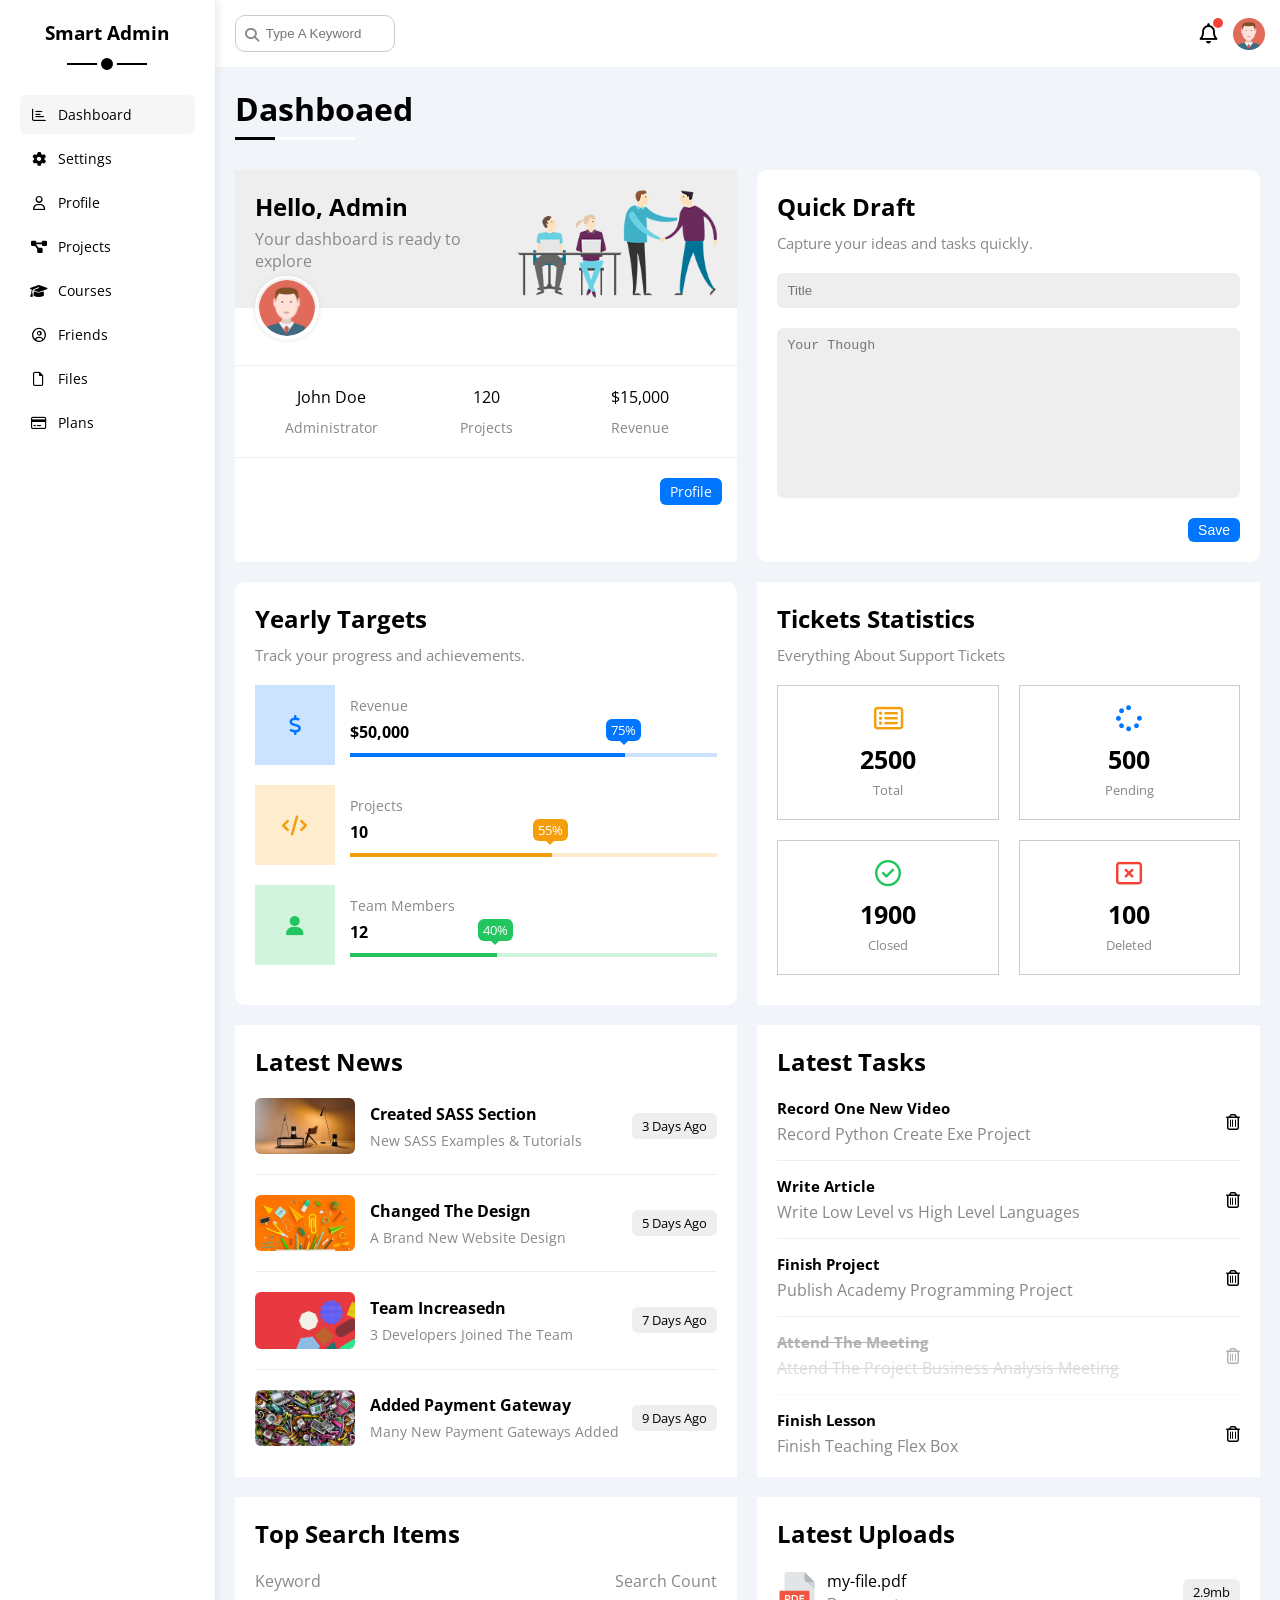
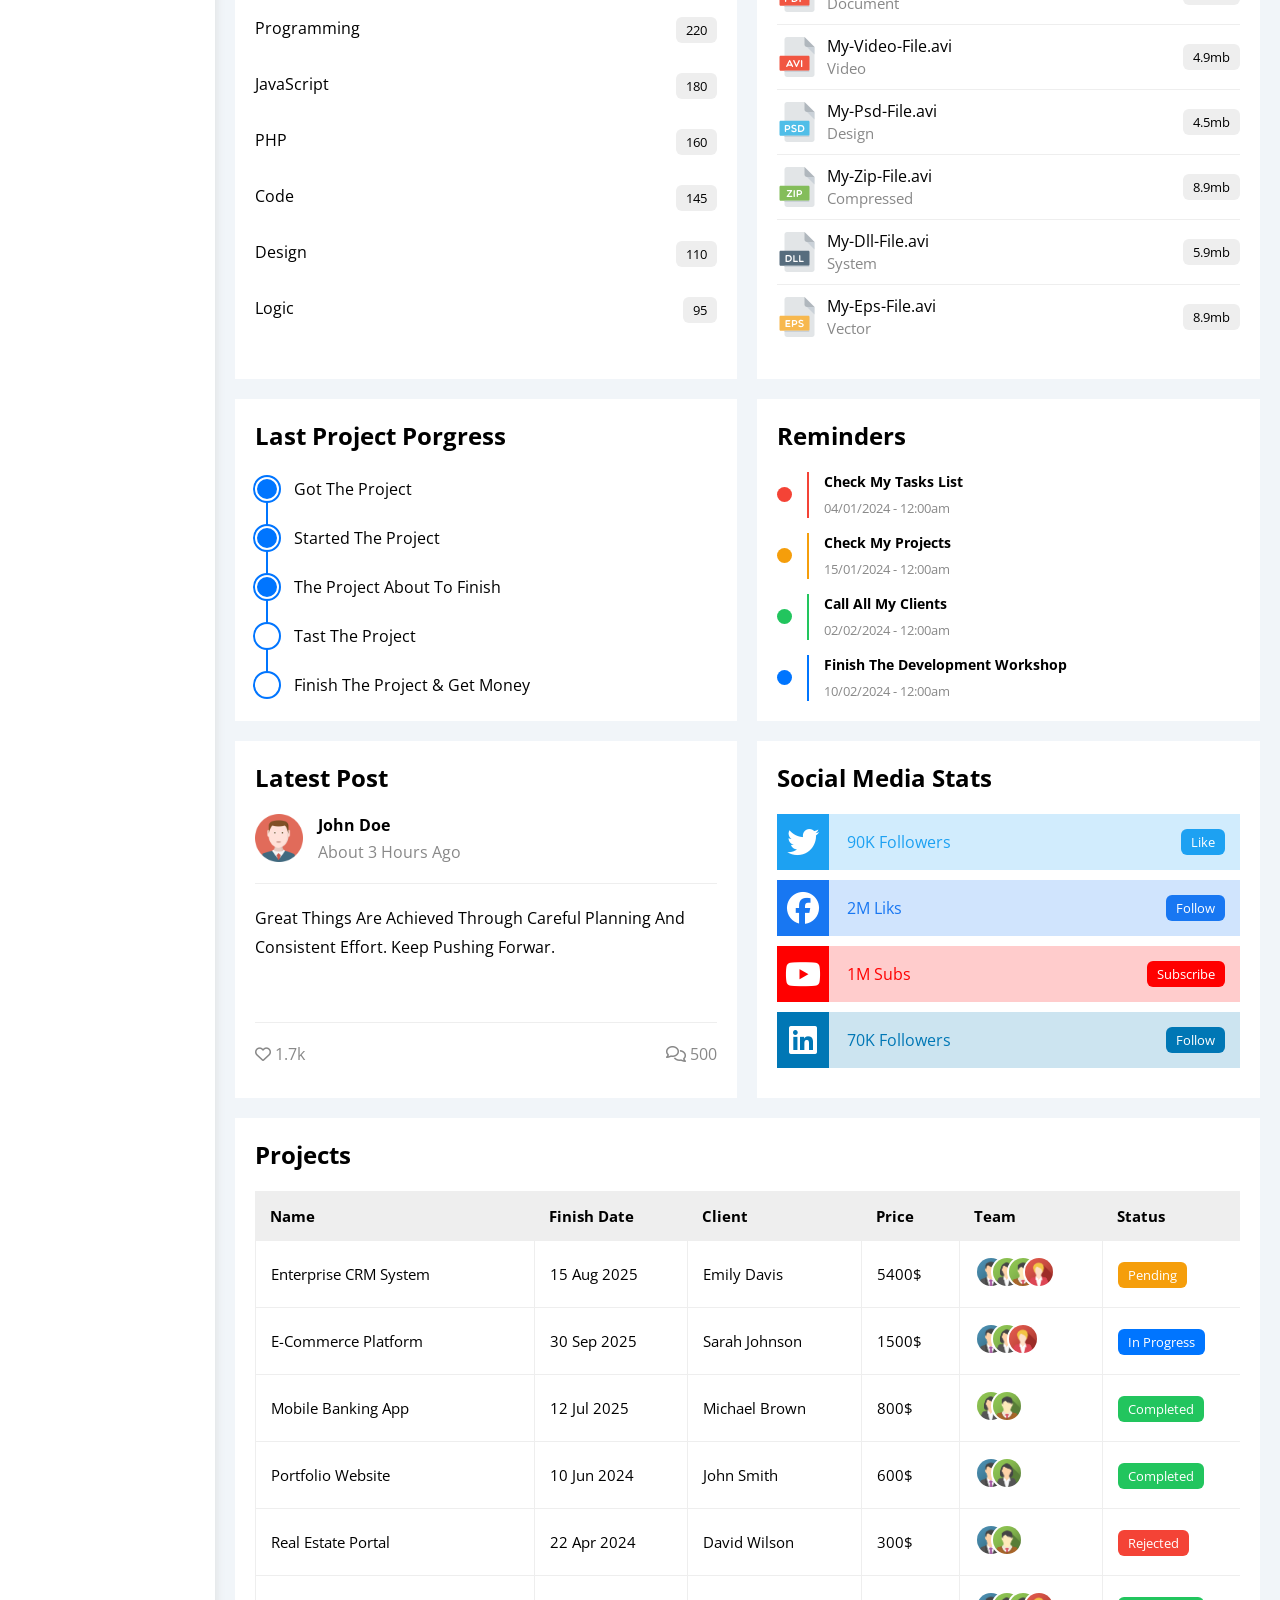
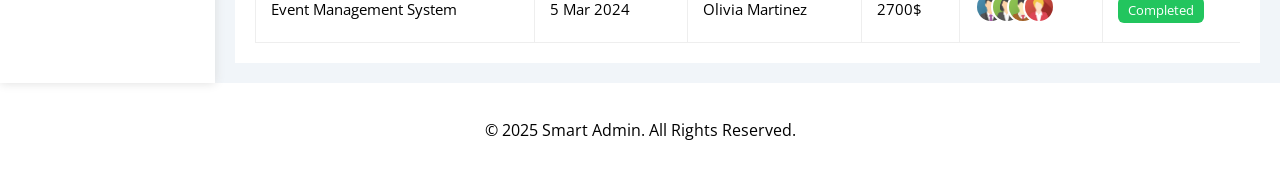
<file: index.html>
<!DOCTYPE html>
<html lang="en" dir="ltr">
<head>
    <meta charset="UTF-8">
    <meta name="viewport" content="width=device-width, initial-scale=1.0">
    <link rel="stylesheet" href="css/all.min.css">
    <link rel="stylesheet" href="css/framework.css">
    <link rel="stylesheet" href="css/master.css">
    <link rel="preconnect" href="https://fonts.googleapis.com">
    <link rel="preconnect" href="https://fonts.gstatic.com" crossorigin>
    <link href="https://fonts.googleapis.com/css2?family=Open+Sans:wght@400;500&display=swap" rel="stylesheet">
    <title>Smart Admin - Dashboard</title>
</head>
<body>
    <div class="page d-flex">
        <div class="sidebar bg-white p-20 p-relative">
            <h3 class="p-relative txt-c mt-0">Smart Admin</h3>
            <ul>
                <li>
                    <a class="active d-flex align-center fs-14 c-black rad-6 p-10" href="index.html">
                        <i class="fa-regular fa-chart-bar fa-fw"></i>
                        <span>Dashboard</span>
                    </a>
                </li>
                <li>
                    <a class="d-flex align-center fs-14 c-black rad-6 p-10" href="settings.html">
                        <i class="fa-solid fa-gear fa-fw"></i>
                        <span>Settings</span>
                    </a>
                </li>
                <li>
                    <a class="d-flex align-center fs-14 c-black rad-6 p-10" href="profile.html">
                        <i class="fa-regular fa-user fa-fw"></i>
                        <span>Profile</span>
                    </a>
                </li>
                <li>
                    <a class="d-flex align-center fs-14 c-black rad-6 p-10" href="projects.html">
                        <i class="fa-solid fa-diagram-project fa-fw"></i>
                        <span>Projects</span>
                    </a>
                </li>
                <li>
                    <a class="d-flex align-center fs-14 c-black rad-6 p-10" href="courses.html">
                        <i class="fa-solid fa-graduation-cap fa-fw"></i>
                        <span>Courses</span>
                    </a>
                </li>
                <li>
                    <a class="d-flex align-center fs-14 c-black rad-6 p-10" href="friends.html">
                        <i class="fa-regular fa-circle-user fa-fw"></i>
                        <span>Friends</span>
                    </a>
                </li>
                <li>
                    <a class="d-flex align-center fs-14 c-black rad-6 p-10" href="files.html">
                        <i class="fa-regular fa-file fa-fw"></i>
                        <span>Files</span>
                    </a>
                </li>
                <li>
                    <a class="d-flex align-center fs-14 c-black rad-6 p-10" href="plans.html">
                        <i class="fa-regular fa-credit-card fa-fw"></i>
                        <span>Plans</span>
                    </a>
                </li>
            </ul>
        </div>
        <div class="content w-full">
            <!-- Start Head -->
            <div class="head bg-white p-15 between-flex">
                <div class="search p-relative">
                    <input class="p-10" type="search" placeholder="Type A Keyword">
                </div>
                <div class="icons d-flex align-center">
                    <span class=" notification p-relative">
                        <i class="fa-regular fa-bell fa-lg"></i>
                    </span>
                    <img src="imgs/avatar.png" alt="">
                </div>
            </div>
            <!-- End Head -->
            <h1 class="p-relative">Dashboaed</h1>
            <div class="wrapper d-grid gap-20">
                <!-- Start Welcome Widget -->
                <div class="welcome bg-white red-10 txt-c-mobile block-mobile ">
                    <div class="intro p-20 d-flex space-between bg-eee">
                        <div>
                            <h2 class="m-0">Hello, Admin</h2>
                            <p class="c-grey mt-5">Your dashboard is ready to explore</p>
                        </div>
                        <img class="hide-mobile" src="imgs/welcome.png" alt="">
                    </div>
                    <img src="imgs//avatar.png" alt="" class="avatar">
                    <div class="body txt-c d-flex p-20 mt-20 mb-20 block-mobile">
                        <div>John Doe <span class="d-block c-grey fs-14 mt-10">Administrator</span></div>
                        <div>120 <span class="d-block c-grey fs-14 mt-10">Projects</span></div>
                        <div>$15,000 <span class="d-block c-grey fs-14 mt-10">Revenue</span></div>
                    </div>
                    <a href="profile.html" class="visit d-block fs-14 bg-blue c-white w-fit btn-shape">Profile</a>
                </div>
                <!-- End Welcome Widget -->
                <!-- Start Quick Draft Widget -->
                <div class="quick-draft p-20 bg-white rad-10">
                    <h2 class="mt-0 mb-10">
                        Quick Draft
                    </h2>
                    <p class="mt-0 mb-20 c-grey fs-15">Capture your ideas and tasks quickly.</p>
                    <form>
                        <input class="d-block mb-20 w-full p-10 b-none bg-eee rad-6" type="text" placeholder="Title">
                        <textarea class="d-block mb-20 w-full p-10 b-none bg-eee rad-6"
                            placeholder="Your Though"></textarea>
                        <input class="save d-block fs-14 bg-blue c-white b-none w-fit btn-shape" type="submit"
                            value="Save">
                    </form>
                </div>
                <!-- End Quick Draft Widget -->
                <!-- Start Targets -->
                <div class="targets p-20 bg-white rad-10">
                    <h2 class="mt-0 mb-10 ">Yearly Targets</h2>
                    <p class="mt-0 mb-20 c-grey fs-15">Track your progress and achievements.</p>
                    <div class="target-row mb-20 blue center-flex">
                        <div class="icon center-flex">
                            <i class="fa-solid fa-dollar-sign fa-lg c-blue"></i>
                        </div>
                        <div class="details">
                            <span class="fs-14 c-grey">Revenue</span>
                            <span class="d-block mt-5 mb-10 fw-bold">$50,000</span>
                            <div class="progress p-relative">
                                <span class="bg-blue blue" style="width: 75%">
                                    <span class="bg-blue">75%</span>
                                </span>
                            </div>
                        </div>
                    </div>
                    <div class="target-row mb-20 center-flex orange">
                        <div class="icon center-flex">
                            <i class="fa-solid fa-code fa-lg c-orange"></i>
                        </div>
                        <div class="details">
                            <span class="fs-14 c-grey">Projects</span>
                            <span class="d-block mt-5 mb-10 fw-bold">10</span>
                            <div class="progress p-relative">
                                <span class="bg-orange orange" style="width: 55%">
                                    <span class="bg-orange">55%</span>
                                </span>
                            </div>
                        </div>
                    </div>
                    <div class="target-row mb-20 center-flex green">
                        <div class="icon center-flex">
                            <i class="fa-solid fa-user fa-lg c-green"></i>
                        </div>
                        <div class="details">
                            <span class="fs-14 c-grey">Team Members</span>
                            <span class="d-block mt-5 mb-10 fw-bold">12</span>
                            <div class="progress p-relative">
                                <span class="bg-green green" style="width: 40%">
                                    <span class="bg-green">40%</span>
                                </span>
                            </div>
                        </div>
                    </div>
                </div>
                <!-- End Targets -->
                <!-- Start Ticket Widget -->
                <div class="tickets p-20 bg-white red-10">
                    <h2 class="mt-0 mb-10">Tickets Statistics</h2>
                    <p class="mt-0 mb-20 c-grey fs-15">Everything About Support Tickets</p>
                    <div class="d-flex txt-c gap-20 f-wrap">
                        <div class="box p-20 red-10 fs-13 c-grey">
                            <i class="fa-regular fa-rectangle-list fa-2x mb-10 c-orange"></i>
                            <span class="d-block c-black fw-bold fs-25 mb-5">2500</span>
                            Total
                        </div>
                        <div class="box p-20 red-10 fs-13 c-grey">
                            <i class="fa-solid fa-spinner fa-2x mb-10 c-blue"></i>
                            <span class="d-block c-black fw-bold fs-25 mb-5">500</span>
                            Pending
                        </div>
                        <div class="box p-20 red-10 fs-13 c-grey">
                            <i class="fa-regular fa-circle-check fa-2x mb-10 c-green"></i>
                            <span class="d-block c-black fw-bold fs-25 mb-5">1900</span>
                            Closed
                        </div>
                        <div class="box p-20 red-10 fs-13 c-grey">
                            <i class="fa-regular fa-rectangle-xmark fa-2x mb-10 c-red"></i>
                            <span class="d-block c-black fw-bold fs-25 mb-5">100</span>
                            Deleted
                        </div>
                    </div>
                </div>
                <!-- End Ticket Widget -->
                <!-- Start Latest News -->
                <div class="latest-news p-20 bg-white red-10 txt-c-mobile">
                    <h2 class="mt-0 mb-20">Latest News</h2>
                    <div class="news-row d-flex align-center">
                        <img src="imgs/news-01.png" alt="">
                        <div class="info">
                            <h3>Created SASS Section</h3>
                            <p class="m-0 fs-14 c-grey">New SASS Examples & Tutorials</p>
                        </div>
                        <div class="btn-shape bg-eee fs-13 lebel">3 Days Ago</div>
                    </div>
                    <div class="news-row d-flex align-center">
                        <img src="imgs/news-02.png" alt="">
                        <div class="info">
                            <h3>Changed The Design</h3>
                            <p class="m-0 fs-14 c-grey">A Brand New Website Design</p>
                        </div>
                        <div class="btn-shape bg-eee fs-13 lebel">5 Days Ago</div>
                    </div>
                    <div class="news-row d-flex align-center">
                        <img src="imgs/news-03.png" alt="">
                        <div class="info">
                            <h3>Team Increasedn</h3>
                            <p class="m-0 fs-14 c-grey">3 Developers Joined The Team</p>
                        </div>
                        <div class="btn-shape bg-eee fs-13 lebel">7 Days Ago</div>
                    </div>
                    <div class="news-row d-flex align-center">
                        <img src="imgs/news-04.png" alt="">
                        <div class="info">
                            <h3>Added Payment Gateway</h3>
                            <p class="m-0 fs-14 c-grey">Many New Payment Gateways Added</p>
                        </div>
                        <div class="btn-shape bg-eee fs-13 lebel">9 Days Ago</div>
                    </div>
                </div>
                <!-- End Latest News -->
                <!-- Start Tasks -->
                <div class="tasks p-20 bg-white red-10">
                    <h2 class="mt-0 mb-20">Latest Tasks</h2>
                    <div class="task-row between-flex">
                        <div class="info">
                            <h3 class="mt-0 mb-5 fs-15">Record One New Video</h3>
                            <p class="m-0 c-grey">Record Python Create Exe Project</p>
                        </div>
                        <i class="fa-regular fa-trash-can delete"></i>
                    </div>
                    <div class="task-row between-flex">
                        <div class="info">
                            <h3 class="mt-0 mb-5 fs-15">Write Article</h3>
                            <p class="m-0 c-grey">Write Low Level vs High Level Languages</p>
                        </div>
                        <i class="fa-regular fa-trash-can delete"></i>
                    </div>
                    <div class="task-row between-flex">
                        <div class="info">
                            <h3 class="mt-0 mb-5 fs-15">Finish Project</h3>
                            <p class="m-0 c-grey">Publish Academy Programming Project</p>
                        </div>
                        <i class="fa-regular fa-trash-can delete"></i>
                    </div>
                    <div class="task-row between-flex done">
                        <div class="info">
                            <h3 class="mt-0 mb-5 fs-15">Attend The Meeting</h3>
                            <p class="m-0 c-grey">Attend The Project Business Analysis Meeting</p>
                        </div>
                        <i class="fa-regular fa-trash-can delete"></i>
                    </div>
                    <div class="task-row between-flex">
                        <div class="info">
                            <h3 class="mt-0 mb-5 fs-15">Finish Lesson </h3>
                            <p class="m-0 c-grey">Finish Teaching Flex Box</p>
                        </div>
                        <i class="fa-regular fa-trash-can delete"></i>
                    </div>
                </div>
                <!-- End Tasks -->
                <!-- Start Top Search Word Widget -->
                <div class="search-items p-20 bg-white red-1">
                    <h2 class="mt-0 mb-20">Top Search Items</h2>
                    <div class="items-head d-flex space-between c-grey mb-10">
                        <div>Keyword</div>
                        <div>Search Count</div>
                    </div>
                    <div class="items d-flex space-between pt-15 pb-15">
                        <span>Programming</span>
                        <span class="bg-eee fs-13 btn-shape">220</span>
                    </div>
                    <div class="items d-flex space-between pt-15 pb-15">
                        <span>JavaScript</span>
                        <span class="bg-eee fs-13 btn-shape">180</span>
                    </div>
                    <div class="items d-flex space-between pt-15 pb-15">
                        <span>PHP</span>
                        <span class="bg-eee fs-13 btn-shape">160</span>
                    </div>
                    <div class="items d-flex space-between pt-15 pb-15">
                        <span>Code</span>
                        <span class="bg-eee fs-13 btn-shape">145</span>
                    </div>
                    <div class="items d-flex space-between pt-15 pb-15">
                        <span>Design</span>
                        <span class="bg-eee fs-13 btn-shape">110</span>
                    </div>
                    <div class="items d-flex space-between pt-15 pb-15">
                        <span>Logic</span>
                        <span class="bg-eee fs-13 btn-shape">95</span>
                    </div>
                </div>
                <!-- End Top Search Word Widget -->
                <!-- Start Latest Uploads -->
                <div class="latest-uploads p-20 bg-white red-1">
                    <h2 class="mt-0 mb-20">Latest Uploads</h2>
                    <ul class="m-0">
                        <li class="between-flex pb-10 mb-10">
                            <div class="d-flex align-center">
                                <img class="mr-10" src="imgs/pdf.svg" alt="">
                                <div>
                                    <span class="d-block">my-file.pdf</span>
                                    <span class="fs-15 c-grey">Document</span>
                                </div>
                            </div>
                            <div class="bg-eee btn-shape fs-13">2.9mb</div>
                        </li>
                        <li class="between-flex pb-10 mb-10">
                            <div class="d-flex align-center">
                                <img class="mr-10" src="imgs/avi.svg" alt="">
                                <div>
                                    <span class="d-block">My-Video-File.avi</span>
                                    <span class="fs-15 c-grey">Video</span>
                                </div>
                            </div>
                            <div class="bg-eee btn-shape fs-13">4.9mb</div>
                        </li>
                        <li class="between-flex pb-10 mb-10">
                            <div class="d-flex align-center">
                                <img class="mr-10" src="imgs/psd.svg" alt="">
                                <div>
                                    <span class="d-block">My-Psd-File.avi</span>
                                    <span class="fs-15 c-grey">Design</span>
                                </div>
                            </div>
                            <div class="bg-eee btn-shape fs-13">4.5mb</div>
                        </li>
                        <li class="between-flex pb-10 mb-10">
                            <div class="d-flex align-center">
                                <img class="mr-10" src="imgs/zip.svg" alt="">
                                <div>
                                    <span class="d-block">My-Zip-File.avi</span>
                                    <span class="fs-15 c-grey">Compressed</span>
                                </div>
                            </div>
                            <div class="bg-eee btn-shape fs-13">8.9mb</div>
                        </li>
                        <li class="between-flex pb-10 mb-10">
                            <div class="d-flex align-center">
                                <img class="mr-10" src="imgs/dll.svg" alt="">
                                <div>
                                    <span class="d-block">My-Dll-File.avi</span>
                                    <span class="fs-15 c-grey">System</span>
                                </div>
                            </div>
                            <div class="bg-eee btn-shape fs-13">5.9mb</div>
                        </li>
                        <li class="between-flex pb-10 mb-10">
                            <div class="d-flex align-center">
                                <img class="mr-10" src="imgs/eps.svg" alt="">
                                <div>
                                    <span class="d-block">My-Eps-File.avi</span>
                                    <span class="fs-15 c-grey">Vector</span>
                                </div>
                            </div>
                            <div class="bg-eee btn-shape fs-13">8.9mb</div>
                        </li>
                    </ul>
                </div>
                <!-- End Latest Uploads -->
                <!-- Start Last Project Porgress Widget -->
                <div class="last-project p-20 bg-white red-1 p-relative">
                    <h2 class="mt-0 mb-20">Last Project Porgress</h2>
                    <ul class="m-0 p-relative">
                        <li class="mt-25 d-flex align-center done">Got The Project</li>
                        <li class="mt-25 d-flex align-center done">Started The Project</li>
                        <li class="mt-25 d-flex align-center done">The Project About To Finish</li>
                        <li class="mt-25 d-flex align-center current">Tast The Project</li>
                        <li class="mt-25 d-flex align-center">Finish The Project & Get Money</li>
                    </ul>
                </div>
                <!-- End Last Project Porgress Widget -->
                <!-- Start Reminders Widget -->
                <div class="reminders p-20 bg-white red-1 p-relative">
                    <h2 class="mt-0 mb-25">Reminders</h2>
                    <ul class="m-0">
                        <li class="d-flex align-center mt-15">
                            <span class="key bg-red mr-15 d-block rad-half"></span>
                            <div class="pl-15 red">
                                <p class="fs-14 fw-bold mt-0 mb-5">Check My Tasks List</p>
                                <span class="fs-13 c-grey">04/01/2024 - 12:00am</span>
                            </div>
                        </li>
                        <li class="d-flex align-center mt-15">
                            <span class="key bg-orange mr-15 d-block rad-half"></span>
                            <div class="pl-15 orange ">
                                <p class="fs-14 fw-bold mt-0 mb-5">Check My Projects</p>
                                <span class="fs-13 c-grey">15/01/2024 - 12:00am</span>
                            </div>
                        </li>
                        <li class="d-flex align-center mt-15">
                            <span class="key bg-green mr-15 d-block rad-half"></span>
                            <div class="pl-15 green ">
                                <p class="fs-14 fw-bold mt-0 mb-5">Call All My Clients</p>
                                <span class="fs-13 c-grey">02/02/2024 - 12:00am</span>
                            </div>
                        </li>
                        <li class="d-flex align-center mt-15">
                            <span class="key bg-blue mr-15 d-block rad-half"></span>
                            <div class="pl-15 blue">
                                <p class="fs-14 fw-bold mt-0 mb-5">Finish The Development Workshop</p>
                                <span class="fs-13 c-grey">10/02/2024 - 12:00am</span>
                            </div>
                        </li>
                    </ul>
                </div>
                <!-- End Reminders Widget -->
                <!-- Start Latest Post Widget -->
                <div class="latest-post p-20 bg-white red-1 p-relative">
                    <h2 class="mt-0 mb-25">Latest Post</h2>
                    <div class="top d-flex align-center">
                        <img class="avatar mr-15" src="imgs/avatar.png" alt="">
                        <div class="info">
                            <span class="d-block mb-5 fw-bold">John Doe</span>
                            <span class="c-grey">About 3 Hours Ago</span>
                        </div>
                    </div>
                    <div class="post-content txt-c-mobile pt-20 pd-20 mt-20 mb-20">
                        Great things are achieved through careful planning and consistent effort. Keep pushing forwar.
                    </div>
                    <div class="post-stats between-flex c-grey">
                        <div>
                            <i class="fa-regular fa-heart"></i>
                            <span>1.7k</span>
                        </div>
                        <div>
                            <i class="fa-regular fa-comments"></i>
                            <span>500</span>
                        </div>
                    </div>
                </div>
                <!-- End Latest Post Widget -->
                <!-- Start Social Media Stats Widget -->
                <div class="social-media p-20 bg-white red-1 p-relative">
                    <h2 class="mt-0 mb-25">Social Media Stats</h2>
                    <div class="box twitter p-15 p-relative mb-10 between-flex">
                        <i class="fa-brands fa-twitter fa-2x c-white h-full center-flex"></i>
                        <span>90K Followers</span>
                        <a class="fs-13 c-white btn-shape" href="#">Like</a>
                    </div>
                    <div class="box facebook p-15 p-relative mb-10 between-flex">
                        <i class="fa-brands fa-facebook fa-2x c-white h-full center-flex"></i>
                        <span>2M Liks</span>
                        <a class="fs-13 c-white btn-shape" href="#">Follow</a>
                    </div>
                    <div class="box youtube p-15 p-relative mb-10 between-flex">
                        <i class="fa-brands fa-youtube fa-2x c-white h-full center-flex"></i>
                        <span>1M Subs</span>
                        <a class="fs-13 c-white btn-shape" href="#">Subscribe</a>
                    </div>
                    <div class="box linkedin p-15 p-relative mb-10 between-flex">
                        <i class="fa-brands fa-linkedin fa-2x c-white h-full center-flex"></i>
                        <span>70K Followers</span>
                        <a class="fs-13 c-white btn-shape" href="#">Follow</a>
                    </div>
                </div>
                <!-- End Social Media Stats Widget -->
            </div>
            <!-- Start Project Table -->
            <div class="project p-20 bg-white red-10 m-20">
                <h2 class="mt-0 mb-20">Projects</h2>
                <div class="responsive-table">
                    <table class="fs-15 w-full">
                        <thead>
                            <tr>
                                <td>Name</td>
                                <td>Finish Date</td>
                                <td>Client</td>
                                <td>Price</td>
                                <td>Team</td>
                                <td>Status</td>
                            </tr>
                        </thead>
                        <tbody>
                            <tr>
                                <td>Enterprise CRM System</td>
                                <td>15 Aug 2025</td>
                                <td>Emily Davis</td>
                                <td>5400$</td>
                                <td>
                                    <img src="imgs/team-01.png" alt="">
                                    <img src="imgs/team-02.png" alt="">
                                    <img src="imgs/team-03.png" alt="">
                                    <img src="imgs/team-05.png" alt="">
                                </td>
                                <td>
                                    <span class="label btn-shape bg-orange c-white">Pending</span>
                                </td>
                            </tr>
                            <tr>
                                <td>E-Commerce Platform</td>
                                <td>30 Sep 2025</td>
                                <td>Sarah Johnson</td>
                                <td>1500$</td>
                                <td>
                                    <img src="imgs/team-01.png" alt="">
                                    <img src="imgs/team-02.png" alt="">
                                    <img src="imgs/team-05.png" alt="">
                                </td>
                                <td>
                                    <span class="label btn-shape bg-blue c-white">In Progress</span>
                                </td>
                            </tr>
                            <tr>
                                <td>Mobile Banking App</td>
                                <td>12 Jul 2025</td>
                                <td>Michael Brown</td>
                                <td>800$</td>
                                <td>
                                    <img src="imgs/team-02.png" alt="">
                                    <img src="imgs/team-03.png" alt="">
                                </td>
                                <td>
                                    <span class="label btn-shape bg-green c-white">Completed</span>
                                </td>
                            </tr>
                            <tr>
                                <td>Portfolio Website</td>
                                <td>10 Jun 2024</td>
                                <td>John Smith</td>
                                <td>600$</td>
                                <td>
                                    <img src="imgs/team-01.png" alt="">
                                    <img src="imgs/team-02.png" alt="">
                                </td>
                                <td>
                                    <span class="label btn-shape bg-green c-white">Completed</span>
                                </td>
                            </tr>
                            <tr>
                                <td>Real Estate Portal</td>
                                <td>22 Apr 2024</td>
                                <td>David Wilson</td>
                                <td>300$</td>
                                <td>
                                    <img src="imgs/team-01.png" alt="">
                                    <img src="imgs/team-03.png" alt="">
                                </td>
                                <td>
                                    <span class="label btn-shape bg-red c-white">Rejected</span>
                                </td>
                            </tr>
                            <tr>
                                <td>Event Management System</td>
                                <td>5 Mar 2024</td>
                                <td>Olivia Martinez</td>
                                <td>2700$</td>
                                <td>
                                    <img src="imgs/team-01.png" alt="">
                                    <img src="imgs/team-02.png" alt="">
                                    <img src="imgs/team-03.png" alt="">
                                    <img src="imgs/team-05.png" alt="">
                                </td>
                                <td>
                                    <span class="label btn-shape bg-green c-white">Completed</span>
                                </td>
                            </tr>
                        </tbody>
                    </table>
                </div>
            </div>
            <!-- End Project Table -->
        </div>
    </div>
    <footer class="bg-white p-20 txt-c">
        <p>© 2025 Smart Admin. All Rights Reserved.</p>
    </footer>
</body>
</html>
</file>
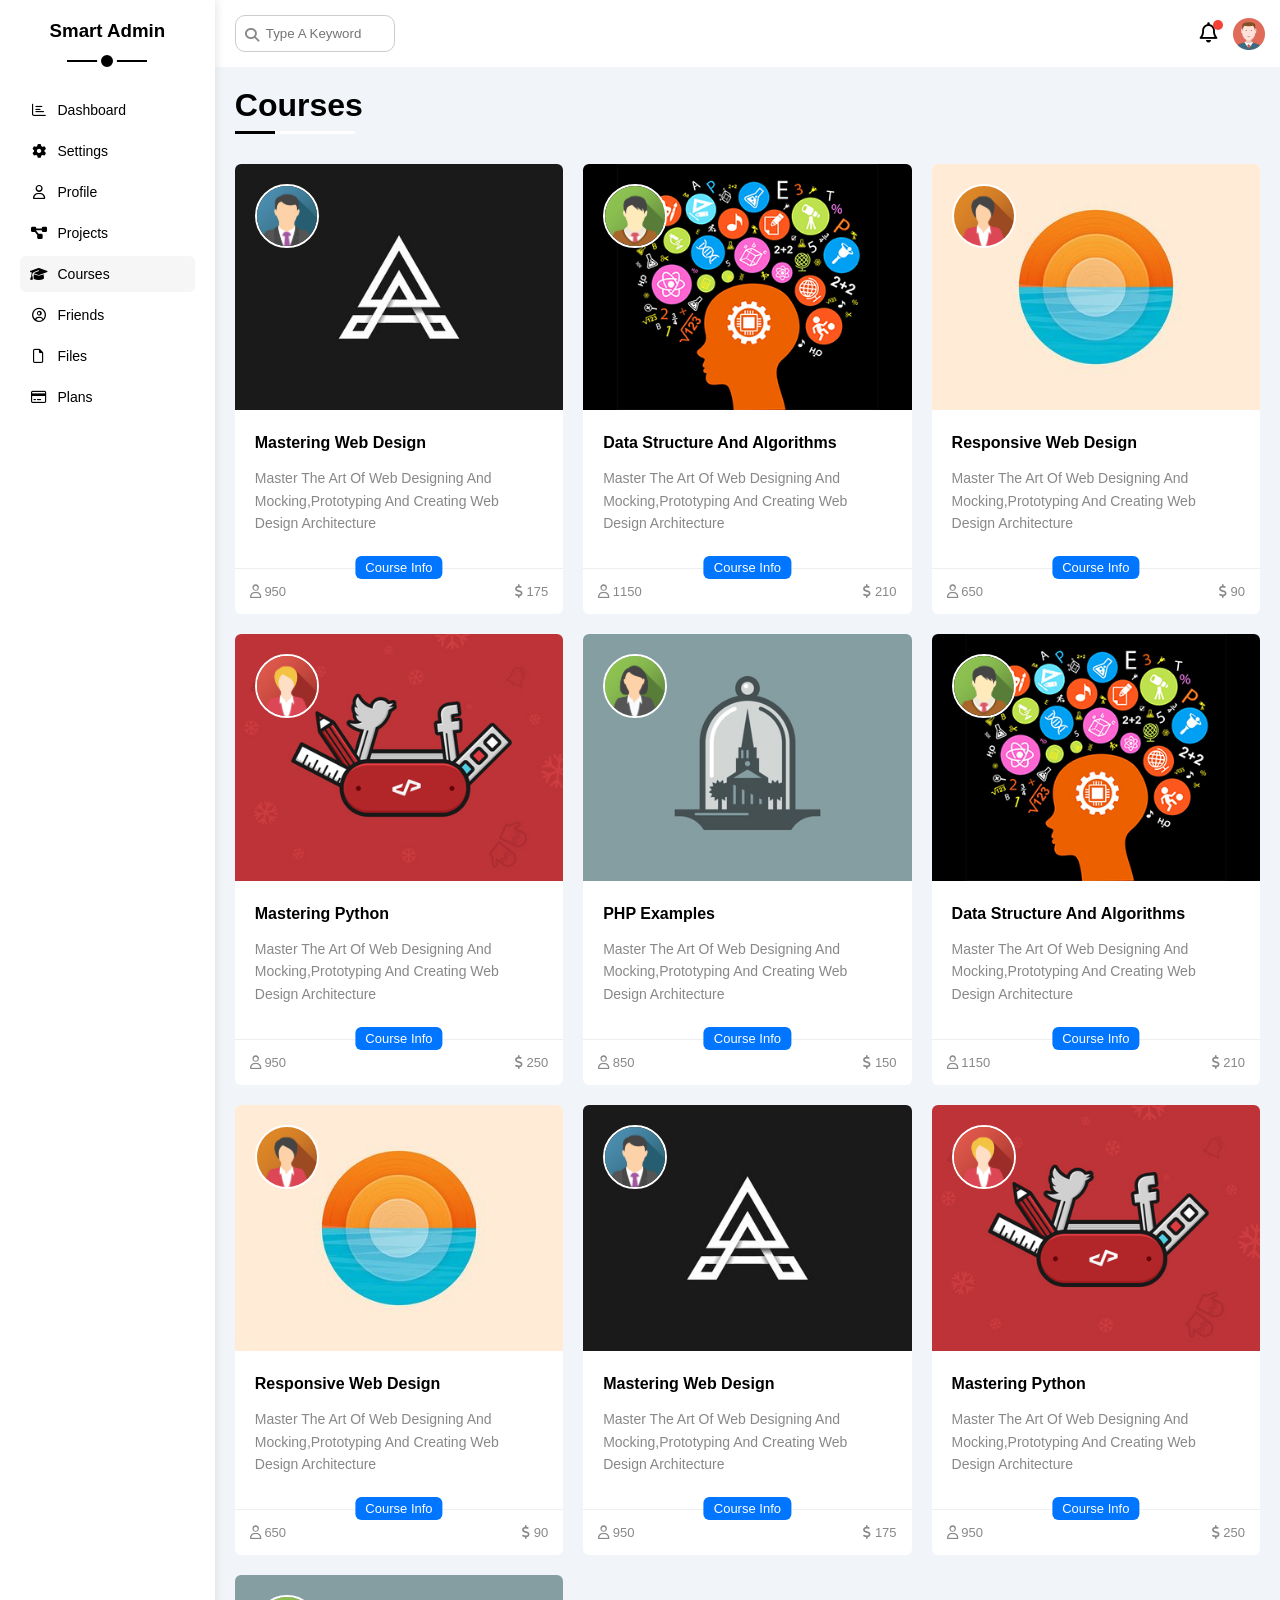
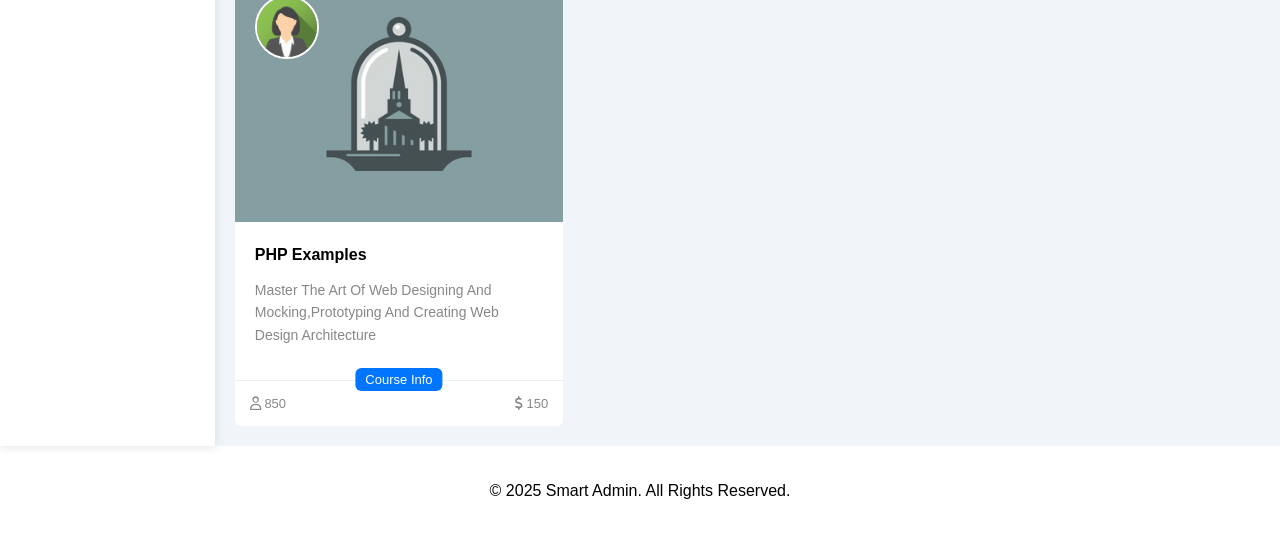
<file: courses.html>
<!DOCTYPE html>
<html lang="en">

<head>
    <meta charset="UTF-8">
    <meta name="viewport" content="width=device-width, initial-scale=1.0">
    <link rel="stylesheet" href="css/all.min.css">
    <link rel="stylesheet" href="css/framework.css">
    <link rel="stylesheet" href="css/master.css">
    <link rel="preconnect" href="https://fonts.googleapis.com">
    <link rel="preconnect" href="https://fonts.gstatic.com" crossorigin>
    <link href="https://fonts.googleapis.com/css2?family==Open+Sans:wght@400;500&display=swap" rel="stylesheet">
    <title>Smart Admin - Courses</title>
</head>

<body>
    <div class="page d-flex">
        <div class="sidebar bg-white p-20 p-relative">
            <h3 class="p-relative txt-c mt-0">Smart Admin</h3>
            <ul>
                <li>
                    <a class="d-flex align-center fs-14 c-black rad-6 p-10" href="index.html">
                        <i class="fa-regular fa-chart-bar fa-fw"></i>
                        <span>Dashboard</span>
                    </a>
                </li>
                <li>
                    <a class="d-flex align-center fs-14 c-black rad-6 p-10" href="settings.html">
                        <i class="fa-solid fa-gear fa-fw"></i>
                        <span>Settings</span>
                    </a>
                </li>
                <li>
                    <a class="d-flex align-center fs-14 c-black rad-6 p-10" href="profile.html">
                        <i class="fa-regular fa-user fa-fw"></i>
                        <span>Profile</span>
                    </a>
                </li>
                <li>
                    <a class="d-flex align-center fs-14 c-black rad-6 p-10" href="projects.html">
                        <i class="fa-solid fa-diagram-project fa-fw"></i>
                        <span>Projects</span>
                    </a>
                </li>
                <li>
                    <a class="active d-flex align-center fs-14 c-black rad-6 p-10" href="courses.html">
                        <i class="fa-solid fa-graduation-cap fa-fw"></i>
                        <span>Courses</span>
                    </a>
                </li>
                <li>
                    <a class="d-flex align-center fs-14 c-black rad-6 p-10" href="friends.html">
                        <i class="fa-regular fa-circle-user fa-fw"></i>
                        <span>Friends</span>
                    </a>
                </li>
                <li>
                    <a class="d-flex align-center fs-14 c-black rad-6 p-10" href="files.html">
                        <i class="fa-regular fa-file fa-fw"></i>
                        <span>Files</span>
                    </a>
                </li>
                <li>
                    <a class="d-flex align-center fs-14 c-black rad-6 p-10" href="plans.html">
                        <i class="fa-regular fa-credit-card fa-fw"></i>
                        <span>Plans</span>
                    </a>
                </li>
            </ul>
        </div>
        <div class="content w-full">
            <!-- Start Head -->
            <div class="head bg-white p-15 between-flex">
                <div class="search p-relative">
                    <input class="p-10" type="search" placeholder="Type A Keyword">
                </div>
                <div class="icons d-flex align-center">
                    <span class=" notification p-relative">
                        <i class="fa-regular fa-bell fa-lg"></i>
                    </span>
                    <img src="imgs/avatar.png" alt="">
                </div>
            </div>
            <!-- End Head -->
            <h1 class="p-relative">Courses</h1>
            <div class="courses-page d-grid m-20 gap-20">
                <div class="course bg-white rad-6 p-relative">
                    <img class="cover" src="imgs/course-01.jpg" alt="">
                    <img class="instructor" src="imgs/team-01.png" alt="">
                    <div class="p-20">
                        <h4 class="m-0">Mastering Web Design</h4>
                        <p class="description c-grey mt-15 fs-14">
                            Master The Art Of Web Designing And Mocking,Prototyping And Creating Web Design Architecture
                        </p>
                    </div>
                    <div class="info p-15 p-relative between-flex">
                        <span class="title bg-blue c-white btn-shape">Course Info</span>
                        <span class="c-grey">
                            <i class="fa-regular fa-user"></i>
                            950
                        </span>
                        <span class="c-grey">
                            <i class="fa-solid fa-dollar-sign"></i>
                            175
                        </span>
                    </div>
                </div>
                <div class="course bg-white rad-6 p-relative">
                    <img class="cover" src="imgs/course-02.jpg" alt="">
                    <img class="instructor" src="imgs/team-03.png" alt="">
                    <div class="p-20">
                        <h4 class="m-0">Data Structure And Algorithms</h4>
                        <p class="description c-grey mt-15 fs-14">
                            Master The Art Of Web Designing And Mocking,Prototyping And Creating Web Design Architecture
                        </p>
                    </div>
                    <div class="info p-15 p-relative between-flex">
                        <span class="title bg-blue c-white btn-shape">Course Info</span>
                        <span class="c-grey">
                            <i class="fa-regular fa-user"></i>
                            1150
                        </span>
                        <span class="c-grey">
                            <i class="fa-solid fa-dollar-sign"></i>
                            210
                        </span>
                    </div>
                </div>
                <div class="course bg-white rad-6 p-relative">
                    <img class="cover" src="imgs/course-03.jpg" alt="">
                    <img class="instructor" src="imgs/team-04.png" alt="">
                    <div class="p-20">
                        <h4 class="m-0">Responsive Web Design</h4>
                        <p class="description c-grey mt-15 fs-14">
                            Master The Art Of Web Designing And Mocking,Prototyping And Creating Web Design Architecture
                        </p>
                    </div>
                    <div class="info p-15 p-relative between-flex">
                        <span class="title bg-blue c-white btn-shape">Course Info</span>
                        <span class="c-grey">
                            <i class="fa-regular fa-user"></i>
                            650
                        </span>
                        <span class="c-grey">
                            <i class="fa-solid fa-dollar-sign"></i>
                            90
                        </span>
                    </div>
                </div>
                <div class="course bg-white rad-6 p-relative">
                    <img class="cover" src="imgs/course-05.jpg" alt="">
                    <img class="instructor" src="imgs/team-05.png" alt="">
                    <div class="p-20">
                        <h4 class="m-0">Mastering Python</h4>
                        <p class="description c-grey mt-15 fs-14">
                            Master The Art Of Web Designing And Mocking,Prototyping And Creating Web Design Architecture
                        </p>
                    </div>
                    <div class="info p-15 p-relative between-flex">
                        <span class="title bg-blue c-white btn-shape">Course Info</span>
                        <span class="c-grey">
                            <i class="fa-regular fa-user"></i>
                            950
                        </span>
                        <span class="c-grey">
                            <i class="fa-solid fa-dollar-sign"></i>
                            250
                        </span>
                    </div>
                </div>
                <div class="course bg-white rad-6 p-relative">
                    <img class="cover" src="imgs/course-04.jpg" alt="">
                    <img class="instructor" src="imgs/team-02.png" alt="">
                    <div class="p-20">
                        <h4 class="m-0">PHP Examples</h4>
                        <p class="description c-grey mt-15 fs-14">
                            Master The Art Of Web Designing And Mocking,Prototyping And Creating Web Design Architecture
                        </p>
                    </div>
                    <div class="info p-15 p-relative between-flex">
                        <span class="title bg-blue c-white btn-shape">Course Info</span>
                        <span class="c-grey">
                            <i class="fa-regular fa-user"></i>
                            850
                        </span>
                        <span class="c-grey">
                            <i class="fa-solid fa-dollar-sign"></i>
                            150
                        </span>
                    </div>
                </div>
                <div class="course bg-white rad-6 p-relative">
                    <img class="cover" src="imgs/course-02.jpg" alt="">
                    <img class="instructor" src="imgs/team-03.png" alt="">
                    <div class="p-20">
                        <h4 class="m-0">Data Structure And Algorithms</h4>
                        <p class="description c-grey mt-15 fs-14">
                            Master The Art Of Web Designing And Mocking,Prototyping And Creating Web Design Architecture
                        </p>
                    </div>
                    <div class="info p-15 p-relative between-flex">
                        <span class="title bg-blue c-white btn-shape">Course Info</span>
                        <span class="c-grey">
                            <i class="fa-regular fa-user"></i>
                            1150
                        </span>
                        <span class="c-grey">
                            <i class="fa-solid fa-dollar-sign"></i>
                            210
                        </span>
                    </div>
                </div>
                <div class="course bg-white rad-6 p-relative">
                    <img class="cover" src="imgs/course-03.jpg" alt="">
                    <img class="instructor" src="imgs/team-04.png" alt="">
                    <div class="p-20">
                        <h4 class="m-0">Responsive Web Design</h4>
                        <p class="description c-grey mt-15 fs-14">
                            Master The Art Of Web Designing And Mocking,Prototyping And Creating Web Design Architecture
                        </p>
                    </div>
                    <div class="info p-15 p-relative between-flex">
                        <span class="title bg-blue c-white btn-shape">Course Info</span>
                        <span class="c-grey">
                            <i class="fa-regular fa-user"></i>
                            650
                        </span>
                        <span class="c-grey">
                            <i class="fa-solid fa-dollar-sign"></i>
                            90
                        </span>
                    </div>
                </div>
                <div class="course bg-white rad-6 p-relative">
                    <img class="cover" src="imgs/course-01.jpg" alt="">
                    <img class="instructor" src="imgs/team-01.png" alt="">
                    <div class="p-20">
                        <h4 class="m-0">Mastering Web Design</h4>
                        <p class="description c-grey mt-15 fs-14">
                            Master The Art Of Web Designing And Mocking,Prototyping And Creating Web Design Architecture
                        </p>
                    </div>
                    <div class="info p-15 p-relative between-flex">
                        <span class="title bg-blue c-white btn-shape">Course Info</span>
                        <span class="c-grey">
                            <i class="fa-regular fa-user"></i>
                            950
                        </span>
                        <span class="c-grey">
                            <i class="fa-solid fa-dollar-sign"></i>
                            175
                        </span>
                    </div>
                </div>
                <div class="course bg-white rad-6 p-relative">
                    <img class="cover" src="imgs/course-05.jpg" alt="">
                    <img class="instructor" src="imgs/team-05.png" alt="">
                    <div class="p-20">
                        <h4 class="m-0">Mastering Python</h4>
                        <p class="description c-grey mt-15 fs-14">
                            Master The Art Of Web Designing And Mocking,Prototyping And Creating Web Design Architecture
                        </p>
                    </div>
                    <div class="info p-15 p-relative between-flex">
                        <span class="title bg-blue c-white btn-shape">Course Info</span>
                        <span class="c-grey">
                            <i class="fa-regular fa-user"></i>
                            950
                        </span>
                        <span class="c-grey">
                            <i class="fa-solid fa-dollar-sign"></i>
                            250
                        </span>
                    </div>
                </div>
                <div class="course bg-white rad-6 p-relative">
                    <img class="cover" src="imgs/course-04.jpg" alt="">
                    <img class="instructor" src="imgs/team-02.png" alt="">
                    <div class="p-20">
                        <h4 class="m-0">PHP Examples</h4>
                        <p class="description c-grey mt-15 fs-14">
                            Master The Art Of Web Designing And Mocking,Prototyping And Creating Web Design Architecture
                        </p>
                    </div>
                    <div class="info p-15 p-relative between-flex">
                        <span class="title bg-blue c-white btn-shape">Course Info</span>
                        <span class="c-grey">
                            <i class="fa-regular fa-user"></i>
                            850
                        </span>
                        <span class="c-grey">
                            <i class="fa-solid fa-dollar-sign"></i>
                            150
                        </span>
                    </div>
                </div>
            </div>
        </div>
    </div>
    <footer class="bg-white p-20 txt-c">
        <p>© 2025 Smart Admin. All Rights Reserved.</p>
    </footer>
</body>

</html>
</file>
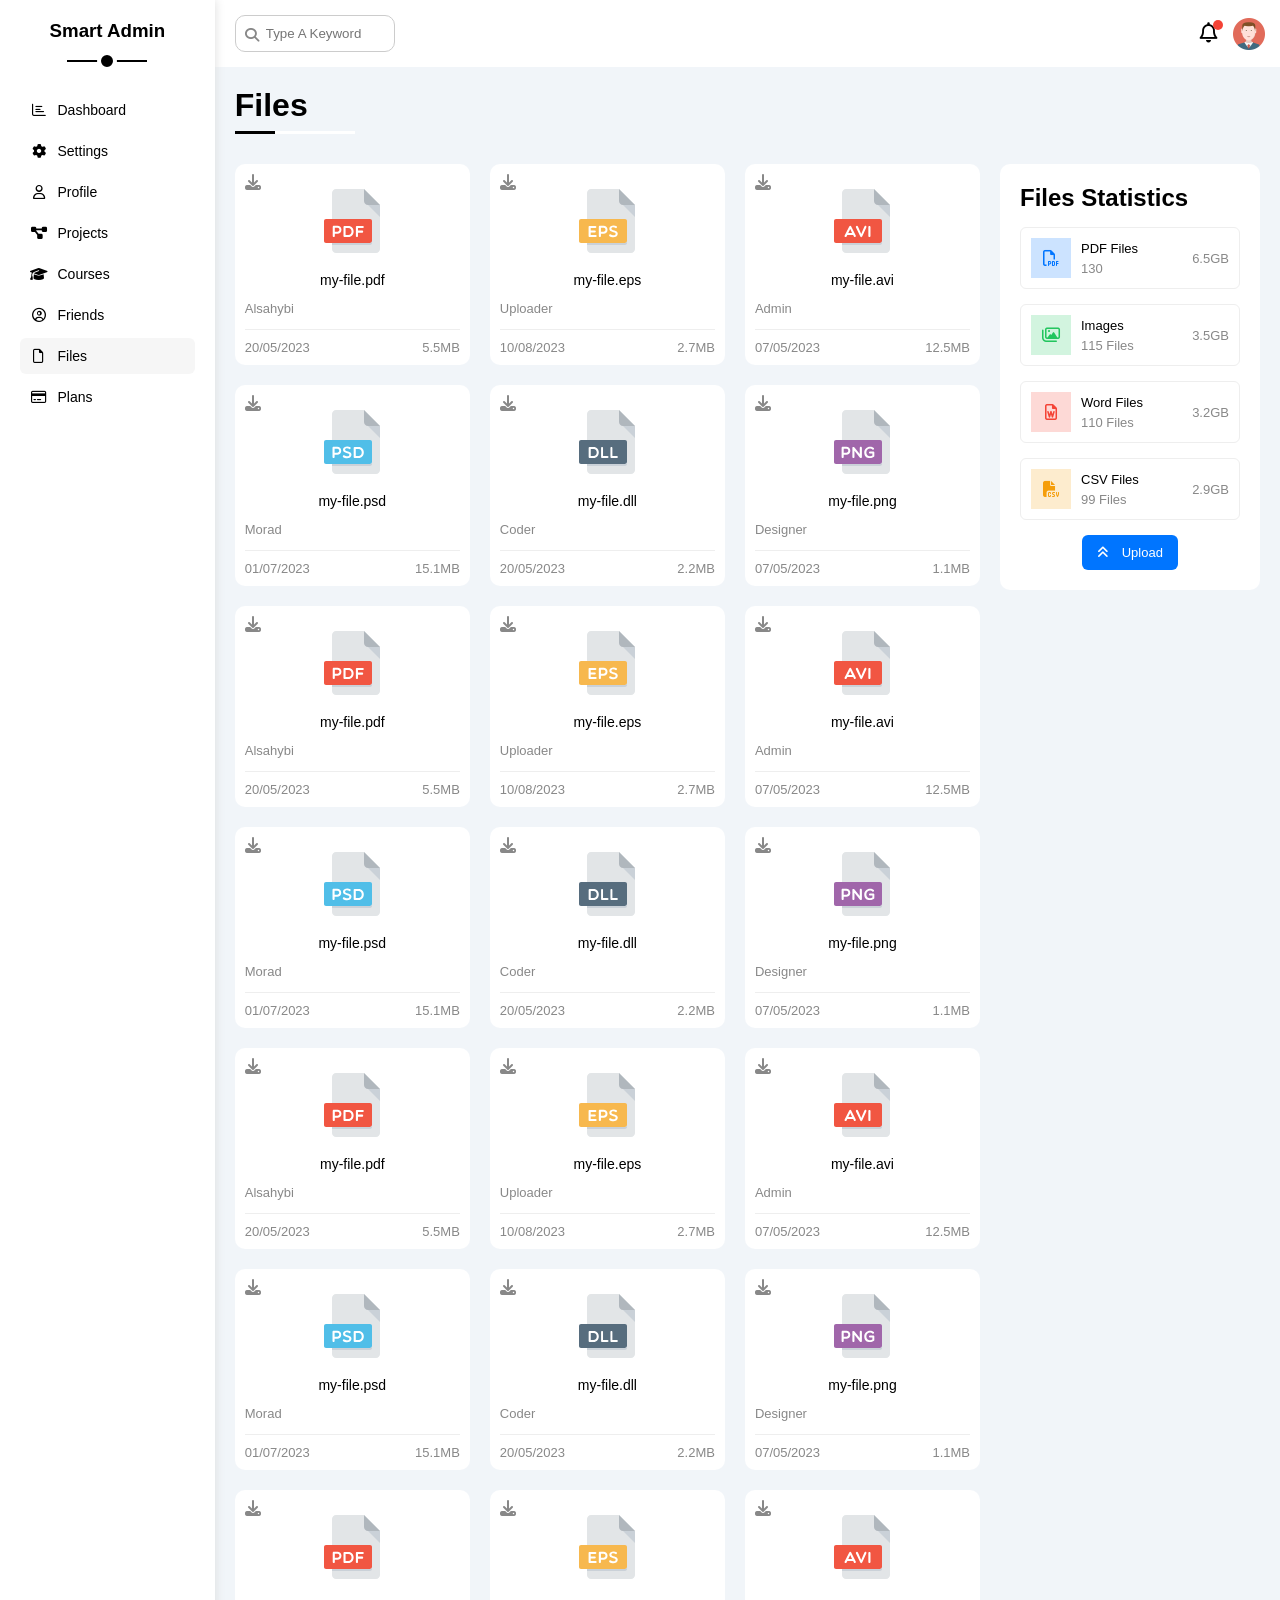
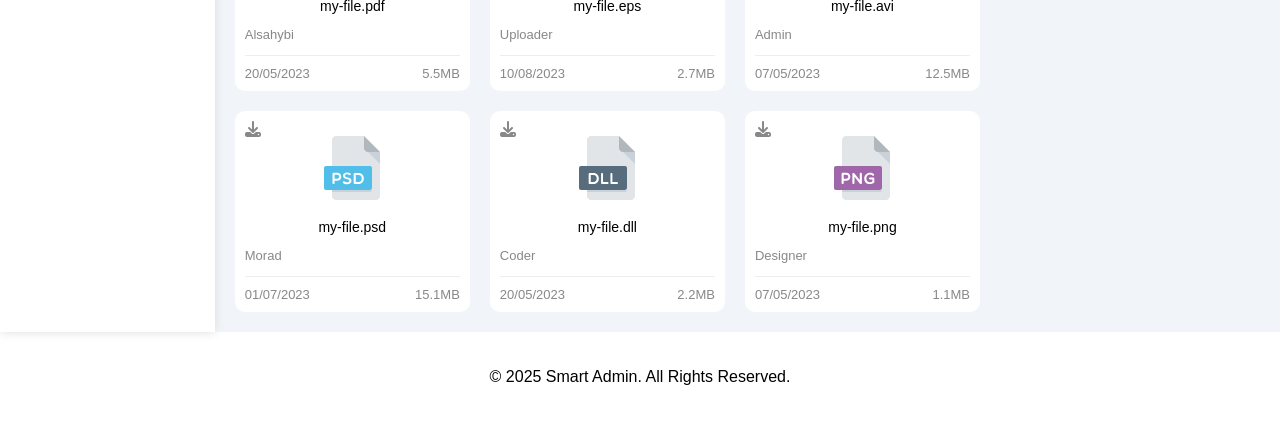
<file: files.html>
<!DOCTYPE html>
<html lang="en">

<head>
    <meta charset="UTF-8">
    <meta name="viewport" content="width=device-width, initial-scale=1.0">
    <link rel="stylesheet" href="css/all.min.css">
    <link rel="stylesheet" href="css/framework.css">
    <link rel="stylesheet" href="css/master.css">
    <link rel="preconnect" href="https://fonts.googleapis.com">
    <link rel="preconnect" href="https://fonts.gstatic.com" crossorigin>
    <link href="https://fonts.googleapis.com/css2?family==Open+Sans:wght@400;500&display=swap" rel="stylesheet">
    <title>Smart Admin - Files</title>
</head>

<body>
    <div class="page d-flex">
        <div class="sidebar bg-white p-20 p-relative">
            <h3 class="p-relative txt-c mt-0">Smart Admin</h3>
            <ul>
                <li>
                    <a class="d-flex align-center fs-14 c-black rad-6 p-10" href="index.html">
                        <i class="fa-regular fa-chart-bar fa-fw"></i>
                        <span>Dashboard</span>
                    </a>
                </li>
                <li>
                    <a class="d-flex align-center fs-14 c-black rad-6 p-10" href="settings.html">
                        <i class="fa-solid fa-gear fa-fw"></i>
                        <span>Settings</span>
                    </a>
                </li>
                <li>
                    <a class="d-flex align-center fs-14 c-black rad-6 p-10" href="profile.html">
                        <i class="fa-regular fa-user fa-fw"></i>
                        <span>Profile</span>
                    </a>
                </li>
                <li>
                    <a class="d-flex align-center fs-14 c-black rad-6 p-10" href="projects.html">
                        <i class="fa-solid fa-diagram-project fa-fw"></i>
                        <span>Projects</span>
                    </a>
                </li>
                <li>
                    <a class="d-flex align-center fs-14 c-black rad-6 p-10" href="courses.html">
                        <i class="fa-solid fa-graduation-cap fa-fw"></i>
                        <span>Courses</span>
                    </a>
                </li>
                <li>
                    <a class="d-flex align-center fs-14 c-black rad-6 p-10" href="friends.html">
                        <i class="fa-regular fa-circle-user fa-fw"></i>
                        <span>Friends</span>
                    </a>
                </li>
                <li>
                    <a class="active d-flex align-center fs-14 c-black rad-6 p-10" href="files.html">
                        <i class="fa-regular fa-file fa-fw"></i>
                        <span>Files</span>
                    </a>
                </li>
                <li>
                    <a class="d-flex align-center fs-14 c-black rad-6 p-10" href="plans.html">
                        <i class="fa-regular fa-credit-card fa-fw"></i>
                        <span>Plans</span>
                    </a>
                </li>
            </ul>
        </div>
        <div class="content w-full">
            <!-- Start Head -->
            <div class="head bg-white p-15 between-flex">
                <div class="search p-relative">
                    <input class="p-10" type="search" placeholder="Type A Keyword">
                </div>
                <div class="icons d-flex align-center">
                    <span class=" notification p-relative">
                        <i class="fa-regular fa-bell fa-lg"></i>
                    </span>
                    <img src="imgs/avatar.png" alt="">
                </div>
            </div>
            <!-- End Head -->
            <h1 class="p-relative">Files</h1>
            <div class="files-page d-flex m-20 gap-20">
                <div class="files-stats p-20 bg-white rad-10">
                    <h2 class="mt-0 mb-15 txt-c-mobile">Files Statistics</h2>
                    <div class="d-flex align-center border-eee p-10 rad-6 mb-15 fs-13">
                        <i class="fa-regular fa-file-pdf fa-lg blue center-flex c-blue icon"></i>
                        <div class="info">
                            <span>PDF Files</span>
                            <span class="c-grey d-block mt-5">130</span>
                        </div>
                        <div class="size c-grey">6.5GB</div>
                    </div>
                    <div class="d-flex align-center border-eee p-10 rad-6 mb-15 fs-13">
                        <i class="fa-regular fa-images fa-lg green center-flex c-green icon"></i>
                        <div class="info">
                            <span>Images</span>
                            <span class="c-grey d-block mt-5">115 Files</span>
                        </div>
                        <div class="size c-grey">3.5GB</div>
                    </div>
                    <div class="d-flex align-center border-eee p-10 rad-6 mb-15 fs-13">
                        <i class="fa-regular fa-file-word fa-lg red center-flex c-red icon"></i>
                        <div class="info">
                            <span>Word Files</span>
                            <span class="c-grey d-block mt-5">110 Files</span>
                        </div>
                        <div class="size c-grey">3.2GB</div>
                    </div>
                    <div class="d-flex align-center border-eee p-10 rad-6 mb-15 fs-13">
                        <i class="fa-solid fa-file-csv fa-lg orange center-flex c-orange icon"></i>
                        <div class="info">
                            <span>CSV Files</span>
                            <span class="c-grey d-block mt-5">99 Files</span>
                        </div>
                        <div class="size c-grey">2.9GB</div>
                    </div>
                    <a class="upload bg-blue c-white fs-13 rad-6 d-block w-fit" href="#">
                        <i class="fa-solid fa-angles-up mr-10"></i>
                        Upload
                    </a>
                </div>
                <div class="files-content d-grid gap-20">
                    <div class="file bg-white p-10 rad-10">
                        <i class="fa-solid fa-download c-grey p-absolute"></i>
                        <div class="icon txt-c ">
                            <img class="mt-15 mb-15" src="imgs/pdf.svg" alt="">
                        </div>
                        <div class="txt-c mb-10 fs-14">my-file.pdf</div>
                        <p class="c-grey fs-13">Alsahybi</p>
                        <div class="info between-flex mt-10 pt-10 fs-13 c-grey">
                            <span>20/05/2023</span>
                            <span>5.5MB</span>
                        </div>
                    </div>
                    <div class="file bg-white p-10 rad-10">
                        <i class="fa-solid fa-download c-grey p-absolute"></i>
                        <div class="icon txt-c ">
                            <img class="mt-15 mb-15" src="imgs/eps.svg" alt="">
                        </div>
                        <div class="txt-c mb-10 fs-14">my-file.eps</div>
                        <p class="c-grey fs-13">Uploader</p>
                        <div class="info between-flex mt-10 pt-10 fs-13 c-grey">
                            <span>10/08/2023</span>
                            <span>2.7MB</span>
                        </div>
                    </div>
                    <div class="file bg-white p-10 rad-10">
                        <i class="fa-solid fa-download c-grey p-absolute"></i>
                        <div class="icon txt-c ">
                            <img class="mt-15 mb-15" src="imgs/avi.svg" alt="">
                        </div>
                        <div class="txt-c mb-10 fs-14">my-file.avi</div>
                        <p class="c-grey fs-13">Admin</p>
                        <div class="info between-flex mt-10 pt-10 fs-13 c-grey">
                            <span>07/05/2023</span>
                            <span>12.5MB</span>
                        </div>
                    </div>
                    <div class="file bg-white p-10 rad-10">
                        <i class="fa-solid fa-download c-grey p-absolute"></i>
                        <div class="icon txt-c ">
                            <img class="mt-15 mb-15" src="imgs/psd.svg" alt="">
                        </div>
                        <div class="txt-c mb-10 fs-14">my-file.psd</div>
                        <p class="c-grey fs-13">Morad</p>
                        <div class="info between-flex mt-10 pt-10 fs-13 c-grey">
                            <span>01/07/2023</span>
                            <span>15.1MB</span>
                        </div>
                    </div>
                    <div class="file bg-white p-10 rad-10">
                        <i class="fa-solid fa-download c-grey p-absolute"></i>
                        <div class="icon txt-c ">
                            <img class="mt-15 mb-15" src="imgs/dll.svg" alt="">
                        </div>
                        <div class="txt-c mb-10 fs-14">my-file.dll</div>
                        <p class="c-grey fs-13">Coder</p>
                        <div class="info between-flex mt-10 pt-10 fs-13 c-grey">
                            <span>20/05/2023</span>
                            <span>2.2MB</span>
                        </div>
                    </div>
                    <div class="file bg-white p-10 rad-10">
                        <i class="fa-solid fa-download c-grey p-absolute"></i>
                        <div class="icon txt-c ">
                            <img class="mt-15 mb-15" src="imgs/png.svg" alt="">
                        </div>
                        <div class="txt-c mb-10 fs-14">my-file.png</div>
                        <p class="c-grey fs-13">Designer</p>
                        <div class="info between-flex mt-10 pt-10 fs-13 c-grey">
                            <span>07/05/2023</span>
                            <span>1.1MB</span>
                        </div>
                    </div>
                    <div class="file bg-white p-10 rad-10">
                        <i class="fa-solid fa-download c-grey p-absolute"></i>
                        <div class="icon txt-c ">
                            <img class="mt-15 mb-15" src="imgs/pdf.svg" alt="">
                        </div>
                        <div class="txt-c mb-10 fs-14">my-file.pdf</div>
                        <p class="c-grey fs-13">Alsahybi</p>
                        <div class="info between-flex mt-10 pt-10 fs-13 c-grey">
                            <span>20/05/2023</span>
                            <span>5.5MB</span>
                        </div>
                    </div>
                    <div class="file bg-white p-10 rad-10">
                        <i class="fa-solid fa-download c-grey p-absolute"></i>
                        <div class="icon txt-c ">
                            <img class="mt-15 mb-15" src="imgs/eps.svg" alt="">
                        </div>
                        <div class="txt-c mb-10 fs-14">my-file.eps</div>
                        <p class="c-grey fs-13">Uploader</p>
                        <div class="info between-flex mt-10 pt-10 fs-13 c-grey">
                            <span>10/08/2023</span>
                            <span>2.7MB</span>
                        </div>
                    </div>
                    <div class="file bg-white p-10 rad-10">
                        <i class="fa-solid fa-download c-grey p-absolute"></i>
                        <div class="icon txt-c ">
                            <img class="mt-15 mb-15" src="imgs/avi.svg" alt="">
                        </div>
                        <div class="txt-c mb-10 fs-14">my-file.avi</div>
                        <p class="c-grey fs-13">Admin</p>
                        <div class="info between-flex mt-10 pt-10 fs-13 c-grey">
                            <span>07/05/2023</span>
                            <span>12.5MB</span>
                        </div>
                    </div>
                    <div class="file bg-white p-10 rad-10">
                        <i class="fa-solid fa-download c-grey p-absolute"></i>
                        <div class="icon txt-c ">
                            <img class="mt-15 mb-15" src="imgs/psd.svg" alt="">
                        </div>
                        <div class="txt-c mb-10 fs-14">my-file.psd</div>
                        <p class="c-grey fs-13">Morad</p>
                        <div class="info between-flex mt-10 pt-10 fs-13 c-grey">
                            <span>01/07/2023</span>
                            <span>15.1MB</span>
                        </div>
                    </div>
                    <div class="file bg-white p-10 rad-10">
                        <i class="fa-solid fa-download c-grey p-absolute"></i>
                        <div class="icon txt-c ">
                            <img class="mt-15 mb-15" src="imgs/dll.svg" alt="">
                        </div>
                        <div class="txt-c mb-10 fs-14">my-file.dll</div>
                        <p class="c-grey fs-13">Coder</p>
                        <div class="info between-flex mt-10 pt-10 fs-13 c-grey">
                            <span>20/05/2023</span>
                            <span>2.2MB</span>
                        </div>
                    </div>
                    <div class="file bg-white p-10 rad-10">
                        <i class="fa-solid fa-download c-grey p-absolute"></i>
                        <div class="icon txt-c ">
                            <img class="mt-15 mb-15" src="imgs/png.svg" alt="">
                        </div>
                        <div class="txt-c mb-10 fs-14">my-file.png</div>
                        <p class="c-grey fs-13">Designer</p>
                        <div class="info between-flex mt-10 pt-10 fs-13 c-grey">
                            <span>07/05/2023</span>
                            <span>1.1MB</span>
                        </div>
                    </div>
                    <div class="file bg-white p-10 rad-10">
                        <i class="fa-solid fa-download c-grey p-absolute"></i>
                        <div class="icon txt-c ">
                            <img class="mt-15 mb-15" src="imgs/pdf.svg" alt="">
                        </div>
                        <div class="txt-c mb-10 fs-14">my-file.pdf</div>
                        <p class="c-grey fs-13">Alsahybi</p>
                        <div class="info between-flex mt-10 pt-10 fs-13 c-grey">
                            <span>20/05/2023</span>
                            <span>5.5MB</span>
                        </div>
                    </div>
                    <div class="file bg-white p-10 rad-10">
                        <i class="fa-solid fa-download c-grey p-absolute"></i>
                        <div class="icon txt-c ">
                            <img class="mt-15 mb-15" src="imgs/eps.svg" alt="">
                        </div>
                        <div class="txt-c mb-10 fs-14">my-file.eps</div>
                        <p class="c-grey fs-13">Uploader</p>
                        <div class="info between-flex mt-10 pt-10 fs-13 c-grey">
                            <span>10/08/2023</span>
                            <span>2.7MB</span>
                        </div>
                    </div>
                    <div class="file bg-white p-10 rad-10">
                        <i class="fa-solid fa-download c-grey p-absolute"></i>
                        <div class="icon txt-c ">
                            <img class="mt-15 mb-15" src="imgs/avi.svg" alt="">
                        </div>
                        <div class="txt-c mb-10 fs-14">my-file.avi</div>
                        <p class="c-grey fs-13">Admin</p>
                        <div class="info between-flex mt-10 pt-10 fs-13 c-grey">
                            <span>07/05/2023</span>
                            <span>12.5MB</span>
                        </div>
                    </div>
                    <div class="file bg-white p-10 rad-10">
                        <i class="fa-solid fa-download c-grey p-absolute"></i>
                        <div class="icon txt-c ">
                            <img class="mt-15 mb-15" src="imgs/psd.svg" alt="">
                        </div>
                        <div class="txt-c mb-10 fs-14">my-file.psd</div>
                        <p class="c-grey fs-13">Morad</p>
                        <div class="info between-flex mt-10 pt-10 fs-13 c-grey">
                            <span>01/07/2023</span>
                            <span>15.1MB</span>
                        </div>
                    </div>
                    <div class="file bg-white p-10 rad-10">
                        <i class="fa-solid fa-download c-grey p-absolute"></i>
                        <div class="icon txt-c ">
                            <img class="mt-15 mb-15" src="imgs/dll.svg" alt="">
                        </div>
                        <div class="txt-c mb-10 fs-14">my-file.dll</div>
                        <p class="c-grey fs-13">Coder</p>
                        <div class="info between-flex mt-10 pt-10 fs-13 c-grey">
                            <span>20/05/2023</span>
                            <span>2.2MB</span>
                        </div>
                    </div>
                    <div class="file bg-white p-10 rad-10">
                        <i class="fa-solid fa-download c-grey p-absolute"></i>
                        <div class="icon txt-c ">
                            <img class="mt-15 mb-15" src="imgs/png.svg" alt="">
                        </div>
                        <div class="txt-c mb-10 fs-14">my-file.png</div>
                        <p class="c-grey fs-13">Designer</p>
                        <div class="info between-flex mt-10 pt-10 fs-13 c-grey">
                            <span>07/05/2023</span>
                            <span>1.1MB</span>
                        </div>
                    </div>
                    <div class="file bg-white p-10 rad-10">
                        <i class="fa-solid fa-download c-grey p-absolute"></i>
                        <div class="icon txt-c ">
                            <img class="mt-15 mb-15" src="imgs/pdf.svg" alt="">
                        </div>
                        <div class="txt-c mb-10 fs-14">my-file.pdf</div>
                        <p class="c-grey fs-13">Alsahybi</p>
                        <div class="info between-flex mt-10 pt-10 fs-13 c-grey">
                            <span>20/05/2023</span>
                            <span>5.5MB</span>
                        </div>
                    </div>
                    <div class="file bg-white p-10 rad-10">
                        <i class="fa-solid fa-download c-grey p-absolute"></i>
                        <div class="icon txt-c ">
                            <img class="mt-15 mb-15" src="imgs/eps.svg" alt="">
                        </div>
                        <div class="txt-c mb-10 fs-14">my-file.eps</div>
                        <p class="c-grey fs-13">Uploader</p>
                        <div class="info between-flex mt-10 pt-10 fs-13 c-grey">
                            <span>10/08/2023</span>
                            <span>2.7MB</span>
                        </div>
                    </div>
                    <div class="file bg-white p-10 rad-10">
                        <i class="fa-solid fa-download c-grey p-absolute"></i>
                        <div class="icon txt-c ">
                            <img class="mt-15 mb-15" src="imgs/avi.svg" alt="">
                        </div>
                        <div class="txt-c mb-10 fs-14">my-file.avi</div>
                        <p class="c-grey fs-13">Admin</p>
                        <div class="info between-flex mt-10 pt-10 fs-13 c-grey">
                            <span>07/05/2023</span>
                            <span>12.5MB</span>
                        </div>
                    </div>
                    <div class="file bg-white p-10 rad-10">
                        <i class="fa-solid fa-download c-grey p-absolute"></i>
                        <div class="icon txt-c ">
                            <img class="mt-15 mb-15" src="imgs/psd.svg" alt="">
                        </div>
                        <div class="txt-c mb-10 fs-14">my-file.psd</div>
                        <p class="c-grey fs-13">Morad</p>
                        <div class="info between-flex mt-10 pt-10 fs-13 c-grey">
                            <span>01/07/2023</span>
                            <span>15.1MB</span>
                        </div>
                    </div>
                    <div class="file bg-white p-10 rad-10">
                        <i class="fa-solid fa-download c-grey p-absolute"></i>
                        <div class="icon txt-c ">
                            <img class="mt-15 mb-15" src="imgs/dll.svg" alt="">
                        </div>
                        <div class="txt-c mb-10 fs-14">my-file.dll</div>
                        <p class="c-grey fs-13">Coder</p>
                        <div class="info between-flex mt-10 pt-10 fs-13 c-grey">
                            <span>20/05/2023</span>
                            <span>2.2MB</span>
                        </div>
                    </div>
                    <div class="file bg-white p-10 rad-10">
                        <i class="fa-solid fa-download c-grey p-absolute"></i>
                        <div class="icon txt-c ">
                            <img class="mt-15 mb-15" src="imgs/png.svg" alt="">
                        </div>
                        <div class="txt-c mb-10 fs-14">my-file.png</div>
                        <p class="c-grey fs-13">Designer</p>
                        <div class="info between-flex mt-10 pt-10 fs-13 c-grey">
                            <span>07/05/2023</span>
                            <span>1.1MB</span>
                        </div>
                    </div>
                </div>
            </div>
        </div>
    </div>
    <footer class="bg-white p-20 txt-c">
        <p>© 2025 Smart Admin. All Rights Reserved.</p>
    </footer>
</body>

</html>
</file>
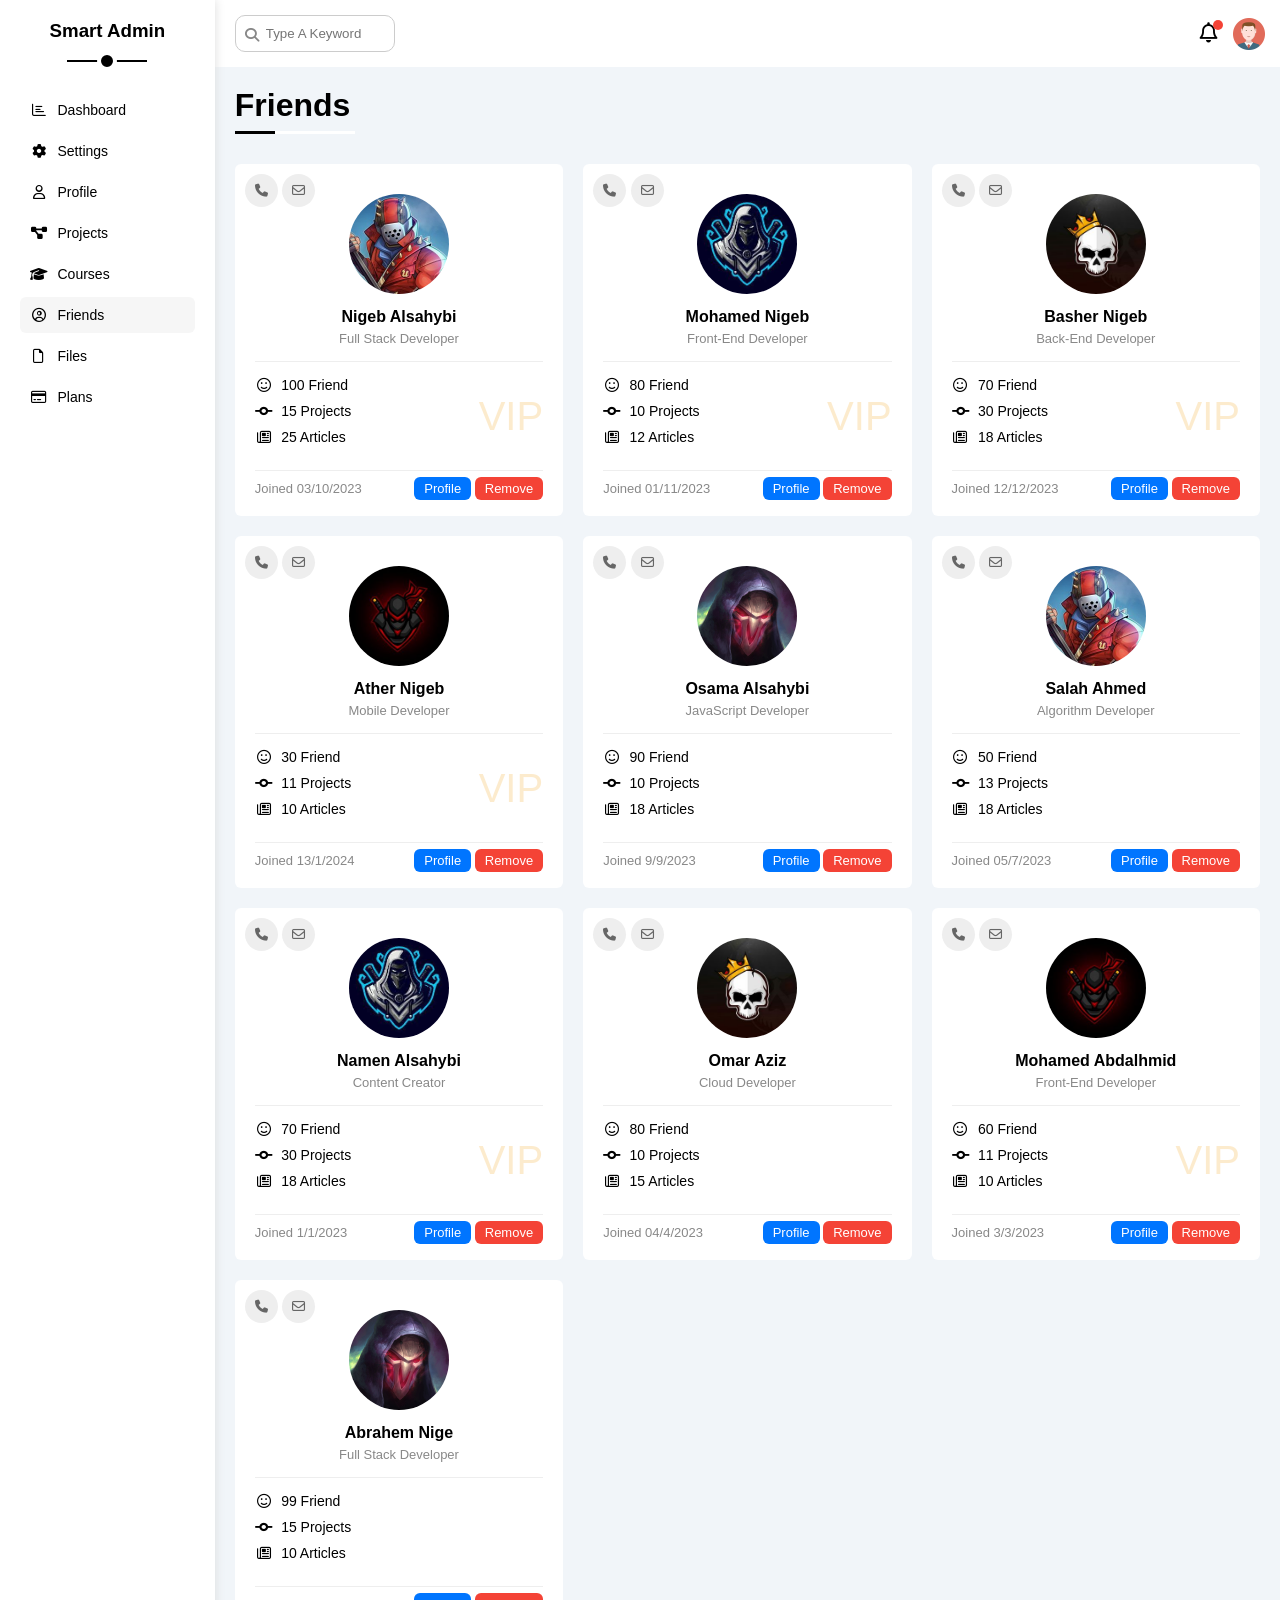
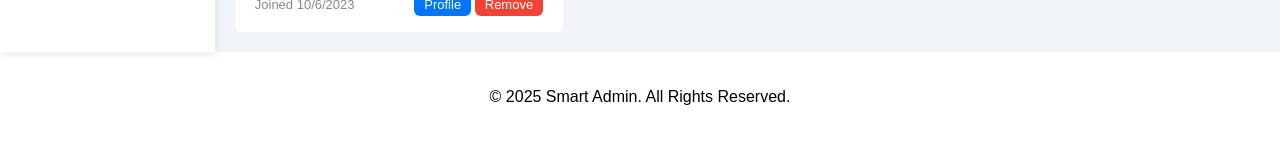
<file: friends.html>
<!DOCTYPE html>
<html lang="en">

<head>
    <meta charset="UTF-8">
    <meta name="viewport" content="width=device-width, initial-scale=1.0">
    <link rel="stylesheet" href="css/all.min.css">
    <link rel="stylesheet" href="css/framework.css">
    <link rel="stylesheet" href="css/master.css">
    <link rel="preconnect" href="https://fonts.googleapis.com">
    <link rel="preconnect" href="https://fonts.gstatic.com" crossorigin>
    <link href="https://fonts.googleapis.com/css2?family==Open+Sans:wght@400;500&display=swap" rel="stylesheet">
    <title>Smart Admin - Friends</title>
</head>

<body>
    <div class="page d-flex">
        <div class="sidebar bg-white p-20 p-relative">
            <h3 class="p-relative txt-c mt-0">Smart Admin</h3>
            <ul>
                <li>
                    <a class="d-flex align-center fs-14 c-black rad-6 p-10" href="index.html">
                        <i class="fa-regular fa-chart-bar fa-fw"></i>
                        <span>Dashboard</span>
                    </a>
                </li>
                <li>
                    <a class="d-flex align-center fs-14 c-black rad-6 p-10" href="settings.html">
                        <i class="fa-solid fa-gear fa-fw"></i>
                        <span>Settings</span>
                    </a>
                </li>
                <li>
                    <a class="d-flex align-center fs-14 c-black rad-6 p-10" href="profile.html">
                        <i class="fa-regular fa-user fa-fw"></i>
                        <span>Profile</span>
                    </a>
                </li>
                <li>
                    <a class="d-flex align-center fs-14 c-black rad-6 p-10" href="projects.html">
                        <i class="fa-solid fa-diagram-project fa-fw"></i>
                        <span>Projects</span>
                    </a>
                </li>
                <li>
                    <a class="d-flex align-center fs-14 c-black rad-6 p-10" href="courses.html">
                        <i class="fa-solid fa-graduation-cap fa-fw"></i>
                        <span>Courses</span>
                    </a>
                </li>
                <li>
                    <a class="active d-flex align-center fs-14 c-black rad-6 p-10" href="friends.html">
                        <i class="fa-regular fa-circle-user fa-fw"></i>
                        <span>Friends</span>
                    </a>
                </li>
                <li>
                    <a class="d-flex align-center fs-14 c-black rad-6 p-10" href="files.html">
                        <i class="fa-regular fa-file fa-fw"></i>
                        <span>Files</span>
                    </a>
                </li>
                <li>
                    <a class="d-flex align-center fs-14 c-black rad-6 p-10" href="plans.html">
                        <i class="fa-regular fa-credit-card fa-fw"></i>
                        <span>Plans</span>
                    </a>
                </li>
            </ul>
        </div>
        <div class="content w-full">
            <!-- Start Head -->
            <div class="head bg-white p-15 between-flex">
                <div class="search p-relative">
                    <input class="p-10" type="search" placeholder="Type A Keyword">
                </div>
                <div class="icons d-flex align-center">
                    <span class=" notification p-relative">
                        <i class="fa-regular fa-bell fa-lg"></i>
                    </span>
                    <img src="imgs/avatar.png" alt="">
                </div>
            </div>
            <!-- End Head -->
            <h1 class="p-relative">Friends</h1>
            <div class="friends-page d-grid m-20 gap-20">
                <div class="friend bg-white rad-6 p-20 p-relative">
                    <div class="contact">
                        <i class="fa-solid fa-phone"></i>
                        <i class="fa-regular fa-envelope"></i>
                    </div>
                    <div class="txt-c">
                        <img class="rad-half mt-10 mb-10 w-100 h-100" src="imgs/friend-01.jpg" alt="">
                        <h4 class="m-0">Nigeb Alsahybi</h4>
                        <p class="c-grey fs-13 mt-5 mb-0">Full Stack Developer</p>
                    </div>
                    <div class="icons fs-14 p-relative">
                        <div class="mb-10">
                            <i class="fa-regular fa-face-smile fa-fw"></i>
                            <span>100 Friend</span>
                        </div>
                        <div class="mb-10">
                            <i class="fa-solid fa-code-commit fa-fw"></i>
                            <span>15 Projects</span>
                        </div>
                        <div class="mb-10">
                            <i class="fa-regular fa-newspaper fa-fw"></i>
                            <span>25 Articles</span>
                        </div>
                        <span class="vip fw-bols c-orange">VIP</span>
                    </div>
                    <div class="info between-flex fs-13">
                        <span class="c-grey">Joined 03/10/2023</span>
                        <div>
                            <a class="bg-blue c-white btn-shape" href="profile.html">Profile</a>
                            <a class="bg-red c-white btn-shape" href="#">Remove</a>
                        </div>
                    </div>
                </div>
                <div class="friend bg-white rad-6 p-20 p-relative">
                    <div class="contact">
                        <i class="fa-solid fa-phone"></i>
                        <i class="fa-regular fa-envelope"></i>
                    </div>
                    <div class="txt-c">
                        <img class="rad-half mt-10 mb-10 w-100 h-100" src="imgs/friend-02.jpg" alt="">
                        <h4 class="m-0">Mohamed Nigeb</h4>
                        <p class="c-grey fs-13 mt-5 mb-0">Front-End Developer</p>
                    </div>
                    <div class="icons fs-14 p-relative">
                        <div class="mb-10">
                            <i class="fa-regular fa-face-smile fa-fw"></i>
                            <span>80 Friend</span>
                        </div>
                        <div class="mb-10">
                            <i class="fa-solid fa-code-commit fa-fw"></i>
                            <span>10 Projects</span>
                        </div>
                        <div class="mb-10">
                            <i class="fa-regular fa-newspaper fa-fw"></i>
                            <span>12 Articles</span>
                        </div>
                        <span class="vip fw-bols c-orange">VIP</span>
                    </div>
                    <div class="info between-flex fs-13">
                        <span class="c-grey">Joined 01/11/2023</span>
                        <div>
                            <a class="bg-blue c-white btn-shape" href="profile.html">Profile</a>
                            <a class="bg-red c-white btn-shape" href="#">Remove</a>
                        </div>
                    </div>
                </div>
                <div class="friend bg-white rad-6 p-20 p-relative">
                    <div class="contact">
                        <i class="fa-solid fa-phone"></i>
                        <i class="fa-regular fa-envelope"></i>
                    </div>
                    <div class="txt-c">
                        <img class="rad-half mt-10 mb-10 w-100 h-100" src="imgs/friend-05.jpg" alt="">
                        <h4 class="m-0">Basher Nigeb</h4>
                        <p class="c-grey fs-13 mt-5 mb-0">Back-End Developer</p>
                    </div>
                    <div class="icons fs-14 p-relative">
                        <div class="mb-10">
                            <i class="fa-regular fa-face-smile fa-fw"></i>
                            <span>70 Friend</span>
                        </div>
                        <div class="mb-10">
                            <i class="fa-solid fa-code-commit fa-fw"></i>
                            <span>30 Projects</span>
                        </div>
                        <div class="mb-10">
                            <i class="fa-regular fa-newspaper fa-fw"></i>
                            <span>18 Articles</span>
                        </div>
                        <span class="vip fw-bols c-orange">VIP</span>
                    </div>
                    <div class="info between-flex fs-13">
                        <span class="c-grey">Joined 12/12/2023</span>
                        <div>
                            <a class="bg-blue c-white btn-shape" href="profile.html">Profile</a>
                            <a class="bg-red c-white btn-shape" href="#">Remove</a>
                        </div>
                    </div>
                </div>
                <div class="friend bg-white rad-6 p-20 p-relative">
                    <div class="contact">
                        <i class="fa-solid fa-phone"></i>
                        <i class="fa-regular fa-envelope"></i>
                    </div>
                    <div class="txt-c">
                        <img class="rad-half mt-10 mb-10 w-100 h-100" src="imgs/friend-04.jpg" alt="">
                        <h4 class="m-0">Ather Nigeb</h4>
                        <p class="c-grey fs-13 mt-5 mb-0">Mobile Developer</p>
                    </div>
                    <div class="icons fs-14 p-relative">
                        <div class="mb-10">
                            <i class="fa-regular fa-face-smile fa-fw"></i>
                            <span>30 Friend</span>
                        </div>
                        <div class="mb-10">
                            <i class="fa-solid fa-code-commit fa-fw"></i>
                            <span>11 Projects</span>
                        </div>
                        <div class="mb-10">
                            <i class="fa-regular fa-newspaper fa-fw"></i>
                            <span>10 Articles</span>
                        </div>
                        <span class="vip fw-bols c-orange">VIP</span>
                    </div>
                    <div class="info between-flex fs-13">
                        <span class="c-grey">Joined 13/1/2024</span>
                        <div>
                            <a class="bg-blue c-white btn-shape" href="profile.html">Profile</a>
                            <a class="bg-red c-white btn-shape" href="#">Remove</a>
                        </div>
                    </div>
                </div>
                <div class="friend bg-white rad-6 p-20 p-relative">
                    <div class="contact">
                        <i class="fa-solid fa-phone"></i>
                        <i class="fa-regular fa-envelope"></i>
                    </div>
                    <div class="txt-c">
                        <img class="rad-half mt-10 mb-10 w-100 h-100" src="imgs/friend-03.jpg" alt="">
                        <h4 class="m-0">Osama Alsahybi</h4>
                        <p class="c-grey fs-13 mt-5 mb-0">JavaScript Developer</p>
                    </div>
                    <div class="icons fs-14 p-relative">
                        <div class="mb-10">
                            <i class="fa-regular fa-face-smile fa-fw"></i>
                            <span>90 Friend</span>
                        </div>
                        <div class="mb-10">
                            <i class="fa-solid fa-code-commit fa-fw"></i>
                            <span>10 Projects</span>
                        </div>
                        <div class="mb-10">
                            <i class="fa-regular fa-newspaper fa-fw"></i>
                            <span>18 Articles</span>
                        </div>
                    </div>
                    <div class="info between-flex fs-13">
                        <span class="c-grey">Joined 9/9/2023</span>
                        <div>
                            <a class="bg-blue c-white btn-shape" href="profile.html">Profile</a>
                            <a class="bg-red c-white btn-shape" href="#">Remove</a>
                        </div>
                    </div>
                </div>
                <div class="friend bg-white rad-6 p-20 p-relative">
                    <div class="contact">
                        <i class="fa-solid fa-phone"></i>
                        <i class="fa-regular fa-envelope"></i>
                    </div>
                    <div class="txt-c">
                        <img class="rad-half mt-10 mb-10 w-100 h-100" src="imgs/friend-01.jpg" alt="">
                        <h4 class="m-0">Salah Ahmed</h4>
                        <p class="c-grey fs-13 mt-5 mb-0">Algorithm Developer</p>
                    </div>
                    <div class="icons fs-14 p-relative">
                        <div class="mb-10">
                            <i class="fa-regular fa-face-smile fa-fw"></i>
                            <span>50 Friend</span>
                        </div>
                        <div class="mb-10">
                            <i class="fa-solid fa-code-commit fa-fw"></i>
                            <span>13 Projects</span>
                        </div>
                        <div class="mb-10">
                            <i class="fa-regular fa-newspaper fa-fw"></i>
                            <span>18 Articles</span>
                        </div>
                    </div>
                    <div class="info between-flex fs-13">
                        <span class="c-grey">Joined 05/7/2023</span>
                        <div>
                            <a class="bg-blue c-white btn-shape" href="profile.html">Profile</a>
                            <a class="bg-red c-white btn-shape" href="#">Remove</a>
                        </div>
                    </div>
                </div>
                <div class="friend bg-white rad-6 p-20 p-relative">
                    <div class="contact">
                        <i class="fa-solid fa-phone"></i>
                        <i class="fa-regular fa-envelope"></i>
                    </div>
                    <div class="txt-c">
                        <img class="rad-half mt-10 mb-10 w-100 h-100" src="imgs/friend-02.jpg" alt="">
                        <h4 class="m-0">Namen Alsahybi</h4>
                        <p class="c-grey fs-13 mt-5 mb-0">Content Creator</p>
                    </div>
                    <div class="icons fs-14 p-relative">
                        <div class="mb-10">
                            <i class="fa-regular fa-face-smile fa-fw"></i>
                            <span>70 Friend</span>
                        </div>
                        <div class="mb-10">
                            <i class="fa-solid fa-code-commit fa-fw"></i>
                            <span>30 Projects</span>
                        </div>
                        <div class="mb-10">
                            <i class="fa-regular fa-newspaper fa-fw"></i>
                            <span>18 Articles</span>
                        </div>
                        <span class="vip fw-bols c-orange">VIP</span>
                    </div>
                    <div class="info between-flex fs-13">
                        <span class="c-grey">Joined 1/1/2023</span>
                        <div>
                            <a class="bg-blue c-white btn-shape" href="profile.html">Profile</a>
                            <a class="bg-red c-white btn-shape" href="#">Remove</a>
                        </div>
                    </div>
                </div>
                <div class="friend bg-white rad-6 p-20 p-relative">
                    <div class="contact">
                        <i class="fa-solid fa-phone"></i>
                        <i class="fa-regular fa-envelope"></i>
                    </div>
                    <div class="txt-c">
                        <img class="rad-half mt-10 mb-10 w-100 h-100" src="imgs/friend-05.jpg" alt="">
                        <h4 class="m-0">Omar Aziz</h4>
                        <p class="c-grey fs-13 mt-5 mb-0">Cloud Developer</p>
                    </div>
                    <div class="icons fs-14 p-relative">
                        <div class="mb-10">
                            <i class="fa-regular fa-face-smile fa-fw"></i>
                            <span>80 Friend</span>
                        </div>
                        <div class="mb-10">
                            <i class="fa-solid fa-code-commit fa-fw"></i>
                            <span>10 Projects</span>
                        </div>
                        <div class="mb-10">
                            <i class="fa-regular fa-newspaper fa-fw"></i>
                            <span>15 Articles</span>
                        </div>
                    </div>
                    <div class="info between-flex fs-13">
                        <span class="c-grey">Joined 04/4/2023</span>
                        <div>
                            <a class="bg-blue c-white btn-shape" href="profile.html">Profile</a>
                            <a class="bg-red c-white btn-shape" href="#">Remove</a>
                        </div>
                    </div>
                </div>
                <div class="friend bg-white rad-6 p-20 p-relative">
                    <div class="contact">
                        <i class="fa-solid fa-phone"></i>
                        <i class="fa-regular fa-envelope"></i>
                    </div>
                    <div class="txt-c">
                        <img class="rad-half mt-10 mb-10 w-100 h-100" src="imgs/friend-04.jpg" alt="">
                        <h4 class="m-0">Mohamed Abdalhmid</h4>
                        <p class="c-grey fs-13 mt-5 mb-0">Front-End Developer</p>
                    </div>
                    <div class="icons fs-14 p-relative">
                        <div class="mb-10">
                            <i class="fa-regular fa-face-smile fa-fw"></i>
                            <span>60 Friend</span>
                        </div>
                        <div class="mb-10">
                            <i class="fa-solid fa-code-commit fa-fw"></i>
                            <span>11 Projects</span>
                        </div>
                        <div class="mb-10">
                            <i class="fa-regular fa-newspaper fa-fw"></i>
                            <span>10 Articles</span>
                        </div>
                        <span class="vip fw-bols c-orange">VIP</span>
                    </div>
                    <div class="info between-flex fs-13">
                        <span class="c-grey">Joined 3/3/2023</span>
                        <div>
                            <a class="bg-blue c-white btn-shape" href="profile.html">Profile</a>
                            <a class="bg-red c-white btn-shape" href="#">Remove</a>
                        </div>
                    </div>
                </div>
                <div class="friend bg-white rad-6 p-20 p-relative">
                    <div class="contact">
                        <i class="fa-solid fa-phone"></i>
                        <i class="fa-regular fa-envelope"></i>
                    </div>
                    <div class="txt-c">
                        <img class="rad-half mt-10 mb-10 w-100 h-100" src="imgs/friend-03.jpg" alt="">
                        <h4 class="m-0">Abrahem Nige</h4>
                        <p class="c-grey fs-13 mt-5 mb-0">Full Stack Developer</p>
                    </div>
                    <div class="icons fs-14 p-relative">
                        <div class="mb-10">
                            <i class="fa-regular fa-face-smile fa-fw"></i>
                            <span>99 Friend</span>
                        </div>
                        <div class="mb-10">
                            <i class="fa-solid fa-code-commit fa-fw"></i>
                            <span>15 Projects</span>
                        </div>
                        <div class="mb-10">
                            <i class="fa-regular fa-newspaper fa-fw"></i>
                            <span>10 Articles</span>
                        </div>
                    </div>
                    <div class="info between-flex fs-13">
                        <span class="c-grey">Joined 10/6/2023</span>
                        <div>
                            <a class="bg-blue c-white btn-shape" href="profile.html">Profile</a>
                            <a class="bg-red c-white btn-shape" href="#">Remove</a>
                        </div>
                    </div>
                </div>
            </div>
        </div>
    </div>
    <footer class="bg-white p-20 txt-c">
        <p>© 2025 Smart Admin. All Rights Reserved.</p>
    </footer>
</body>

</html>
</file>
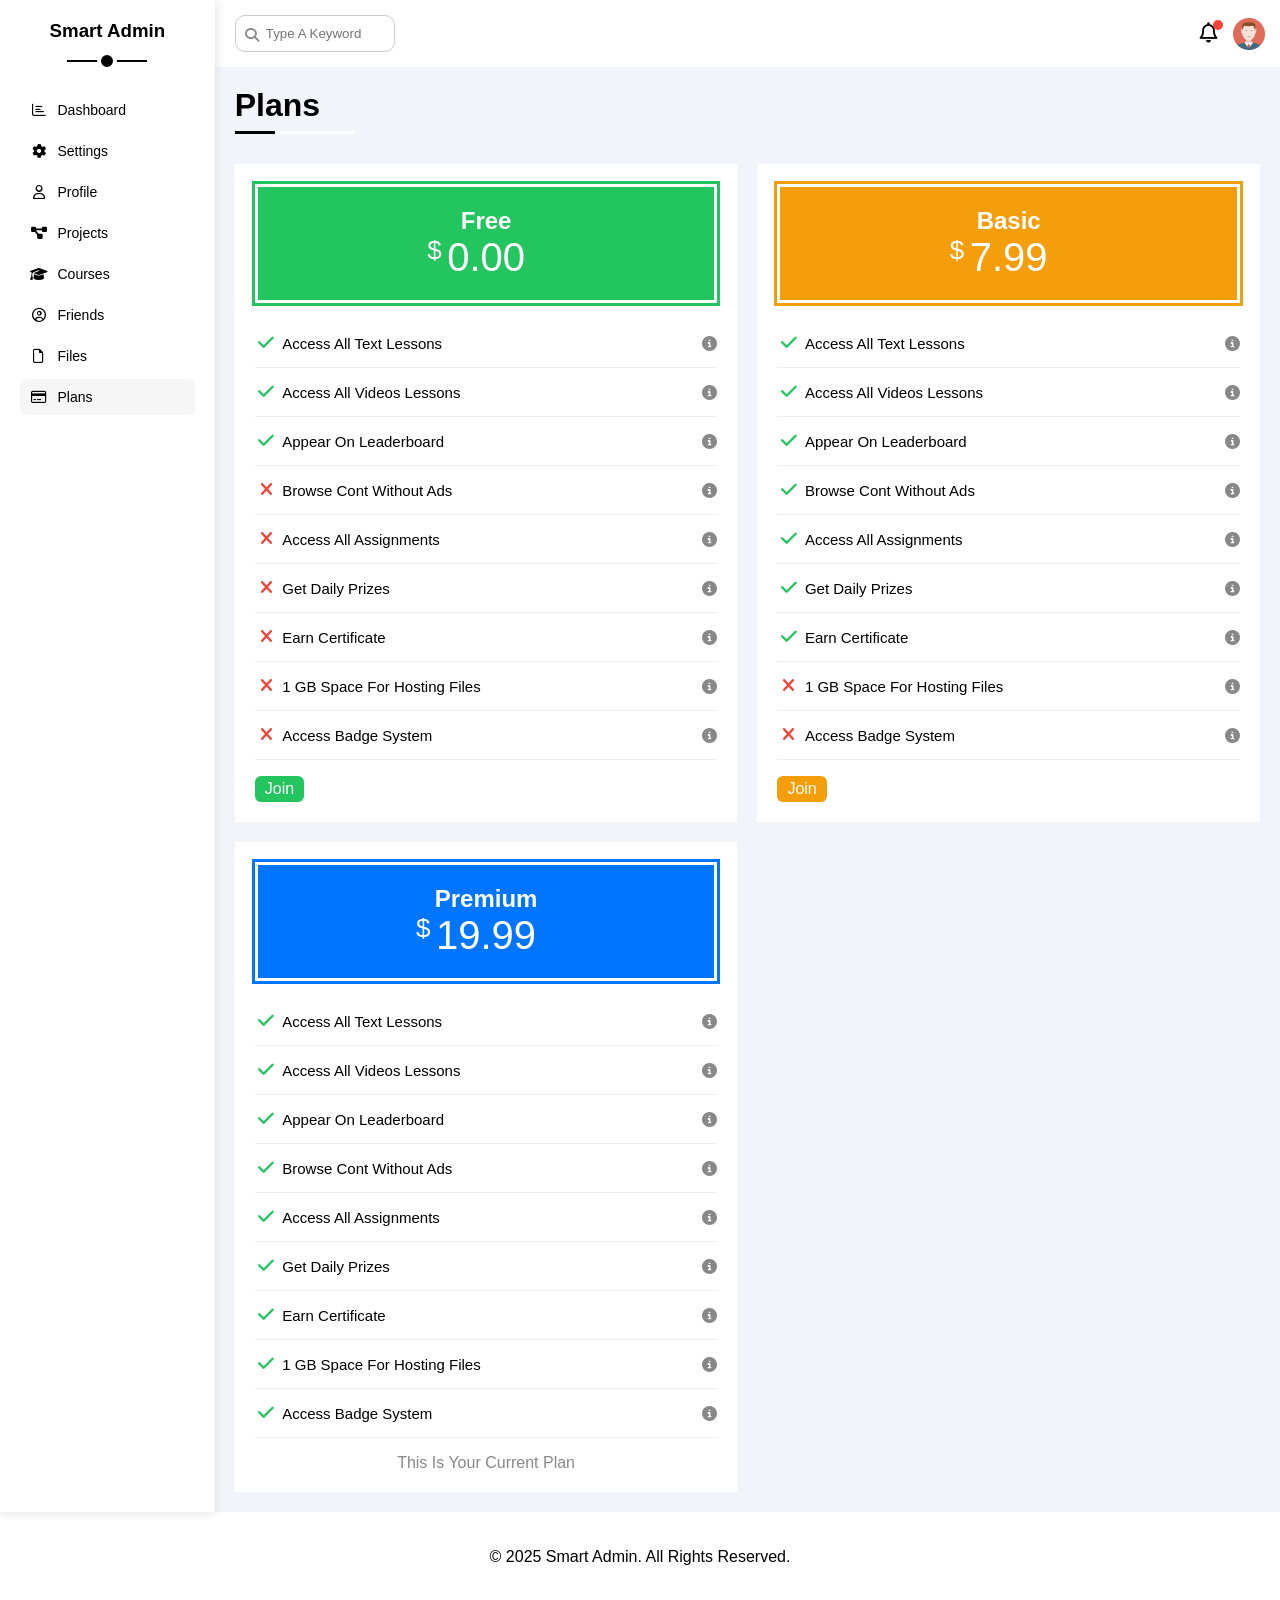
<file: plans.html>
<!DOCTYPE html>
<html lang="en">

<head>
    <meta charset="UTF-8">
    <meta name="viewport" content="width=device-width, initial-scale=1.0">
    <link rel="stylesheet" href="css/all.min.css">
    <link rel="stylesheet" href="css/framework.css">
    <link rel="stylesheet" href="css/master.css">
    <link rel="preconnect" href="https://fonts.googleapis.com">
    <link rel="preconnect" href="https://fonts.gstatic.com" crossorigin>
    <link href="https://fonts.googleapis.com/css2?family==Open+Sans:wght@400;500&display=swap" rel="stylesheet">
    <title>Smart Admin - Plans</title>
</head>

<body>
    <div class="page d-flex">
        <div class="sidebar bg-white p-20 p-relative">
            <h3 class="p-relative txt-c mt-0">Smart Admin</h3>
            <ul>
                <li>
                    <a class="d-flex align-center fs-14 c-black rad-6 p-10" href="index.html">
                        <i class="fa-regular fa-chart-bar fa-fw"></i>
                        <span>Dashboard</span>
                    </a>
                </li>
                <li>
                    <a class="d-flex align-center fs-14 c-black rad-6 p-10" href="settings.html">
                        <i class="fa-solid fa-gear fa-fw"></i>
                        <span>Settings</span>
                    </a>
                </li>
                <li>
                    <a class="d-flex align-center fs-14 c-black rad-6 p-10" href="profile.html">
                        <i class="fa-regular fa-user fa-fw"></i>
                        <span>Profile</span>
                    </a>
                </li>
                <li>
                    <a class="d-flex align-center fs-14 c-black rad-6 p-10" href="projects.html">
                        <i class="fa-solid fa-diagram-project fa-fw"></i>
                        <span>Projects</span>
                    </a>
                </li>
                <li>
                    <a class="d-flex align-center fs-14 c-black rad-6 p-10" href="courses.html">
                        <i class="fa-solid fa-graduation-cap fa-fw"></i>
                        <span>Courses</span>
                    </a>
                </li>
                <li>
                    <a class="d-flex align-center fs-14 c-black rad-6 p-10" href="friends.html">
                        <i class="fa-regular fa-circle-user fa-fw"></i>
                        <span>Friends</span>
                    </a>
                </li>
                <li>
                    <a class="d-flex align-center fs-14 c-black rad-6 p-10" href="files.html">
                        <i class="fa-regular fa-file fa-fw"></i>
                        <span>Files</span>
                    </a>
                </li>
                <li>
                    <a class="active d-flex align-center fs-14 c-black rad-6 p-10" href="plans.html">
                        <i class="fa-regular fa-credit-card fa-fw"></i>
                        <span>Plans</span>
                    </a>
                </li>
            </ul>
        </div>
        <div class="content w-full">
            <!-- Start Head -->
            <div class="head bg-white p-15 between-flex">
                <div class="search p-relative">
                    <input class="p-10" type="search" placeholder="Type A Keyword">
                </div>
                <div class="icons d-flex align-center">
                    <span class=" notification p-relative">
                        <i class="fa-regular fa-bell fa-lg"></i>
                    </span>
                    <img src="imgs/avatar.png" alt="">
                </div>
            </div>
            <!-- End Head -->
            <h1 class="p-relative">Plans</h1>
            <div class="plans-page d-grid m-20 gap-20">
                <div class="plan green bg-white p-20">
                    <div class="top bg-green txt-c p-20">
                        <h2 class="m-0 c-white">Free</h2>
                        <div class="price c-white"><span>$</span>0.00</div>
                    </div>
                    <ul>
                        <li>
                            <i class="fa-solid fa-check fa-fw yes"></i>
                            <span>Access All Text Lessons</span>
                            <i class="fa-solid fa-circle-info help"></i>
                        </li>
                        <li>
                            <i class="fa-solid fa-check fa-fw yes"></i>
                            <span>Access All Videos Lessons</span>
                            <i class="fa-solid fa-circle-info help"></i>
                        </li>
                        <li>
                            <i class="fa-solid fa-check fa-fw yes"></i>
                            <span>Appear On Leaderboard</span>
                            <i class="fa-solid fa-circle-info help"></i>
                        </li>
                        <li>
                            <i class="fa-solid fa-xmark fa-fw"></i>
                            <span>Browse Cont Without Ads</span>
                            <i class="fa-solid fa-circle-info help"></i>
                        </li>
                        <li>
                            <i class="fa-solid fa-xmark fa-fw"></i>
                            <span>Access All Assignments</span>
                            <i class="fa-solid fa-circle-info help"></i>
                        </li>
                        <li>
                            <i class="fa-solid fa-xmark fa-fw"></i>
                            <span>Get Daily Prizes</span>
                            <i class="fa-solid fa-circle-info help"></i>
                        </li>
                        <li>
                            <i class="fa-solid fa-xmark fa-fw"></i>
                            <span>Earn Certificate</span>
                            <i class="fa-solid fa-circle-info help"></i>
                        </li>
                        <li>
                            <i class="fa-solid fa-xmark fa-fw"></i>
                            <span>1 GB Space For Hosting Files</span>
                            <i class="fa-solid fa-circle-info help"></i>
                        </li>
                        <li>
                            <i class="fa-solid fa-xmark fa-fw"></i>
                            <span>Access Badge System</span>
                            <i class="fa-solid fa-circle-info help"></i>
                        </li>
                    </ul>
                    <a href="#" class="btn-shape bg-green c-white d-block w-fit">Join</a>
                </div>
                <div class="plan orange bg-white p-20">
                    <div class="top bg-orange txt-c p-20">
                        <h2 class="m-0 c-white">Basic</h2>
                        <div class="price c-white"><span>$</span>7.99</div>
                    </div>
                    <ul>
                        <li>
                            <i class="fa-solid fa-check fa-fw yes"></i>
                            <span>Access All Text Lessons</span>
                            <i class="fa-solid fa-circle-info help"></i>
                        </li>
                        <li>
                            <i class="fa-solid fa-check fa-fw yes"></i>
                            <span>Access All Videos Lessons</span>
                            <i class="fa-solid fa-circle-info help"></i>
                        </li>
                        <li>
                            <i class="fa-solid fa-check fa-fw yes"></i>
                            <span>Appear On Leaderboard</span>
                            <i class="fa-solid fa-circle-info help"></i>
                        </li>
                        <li>
                            <i class="fa-solid fa-check fa-fw yes"></i>
                            <span>Browse Cont Without Ads</span>
                            <i class="fa-solid fa-circle-info help"></i>
                        </li>
                        <li>
                            <i class="fa-solid fa-check fa-fw yes"></i>
                            <span>Access All Assignments</span>
                            <i class="fa-solid fa-circle-info help"></i>
                        </li>
                        <li>
                            <i class="fa-solid fa-check fa-fw yes"></i>
                            <span>Get Daily Prizes</span>
                            <i class="fa-solid fa-circle-info help"></i>
                        </li>
                        <li>
                            <i class="fa-solid fa-check fa-fw yes"></i>
                            <span>Earn Certificate</span>
                            <i class="fa-solid fa-circle-info help"></i>
                        </li>
                        <li>
                            <i class="fa-solid fa-xmark fa-fw"></i>
                            <span>1 GB Space For Hosting Files</span>
                            <i class="fa-solid fa-circle-info help"></i>
                        </li>
                        <li>
                            <i class="fa-solid fa-xmark fa-fw"></i>
                            <span>Access Badge System</span>
                            <i class="fa-solid fa-circle-info help"></i>
                        </li>
                    </ul>
                    <a href="#" class="btn-shape bg-orange c-white d-block w-fit">Join</a>
                </div>
                <div class="plan blue bg-white p-20">
                    <div class="top bg-blue txt-c p-20">
                        <h2 class="m-0 c-white">Premium</h2>
                        <div class="price c-white"><span>$</span>19.99</div>
                    </div>
                    <ul>
                        <li>
                            <i class="fa-solid fa-check fa-fw yes"></i>
                            <span>Access All Text Lessons</span>
                            <i class="fa-solid fa-circle-info help"></i>
                        </li>
                        <li>
                            <i class="fa-solid fa-check fa-fw yes"></i>
                            <span>Access All Videos Lessons</span>
                            <i class="fa-solid fa-circle-info help"></i>
                        </li>
                        <li>
                            <i class="fa-solid fa-check fa-fw yes"></i>
                            <span>Appear On Leaderboard</span>
                            <i class="fa-solid fa-circle-info help"></i>
                        </li>
                        <li>
                            <i class="fa-solid fa-check fa-fw yes"></i>
                            <span>Browse Cont Without Ads</span>
                            <i class="fa-solid fa-circle-info help"></i>
                        </li>
                        <li>
                            <i class="fa-solid fa-check fa-fw yes"></i>
                            <span>Access All Assignments</span>
                            <i class="fa-solid fa-circle-info help"></i>
                        </li>
                        <li>
                            <i class="fa-solid fa-check fa-fw yes"></i>
                            <span>Get Daily Prizes</span>
                            <i class="fa-solid fa-circle-info help"></i>
                        </li>
                        <li>
                            <i class="fa-solid fa-check fa-fw yes"></i>
                            <span>Earn Certificate</span>
                            <i class="fa-solid fa-circle-info help"></i>
                        </li>
                        <li>
                            <i class="fa-solid fa-check fa-fw yes"></i>
                            <span>1 GB Space For Hosting Files</span>
                            <i class="fa-solid fa-circle-info help"></i>
                        </li>
                        <li>
                            <i class="fa-solid fa-check fa-fw yes"></i>
                            <span>Access Badge System</span>
                            <i class="fa-solid fa-circle-info help"></i>
                        </li>
                    </ul>
                    <p class="c-grey m-0 txt-c">This Is Your Current Plan</p>
                </div>
            </div>
        </div>
    </div>
    <footer class="bg-white p-20 txt-c">
        <p>© 2025 Smart Admin. All Rights Reserved.</p>
    </footer>
</body>

</html>
</file>
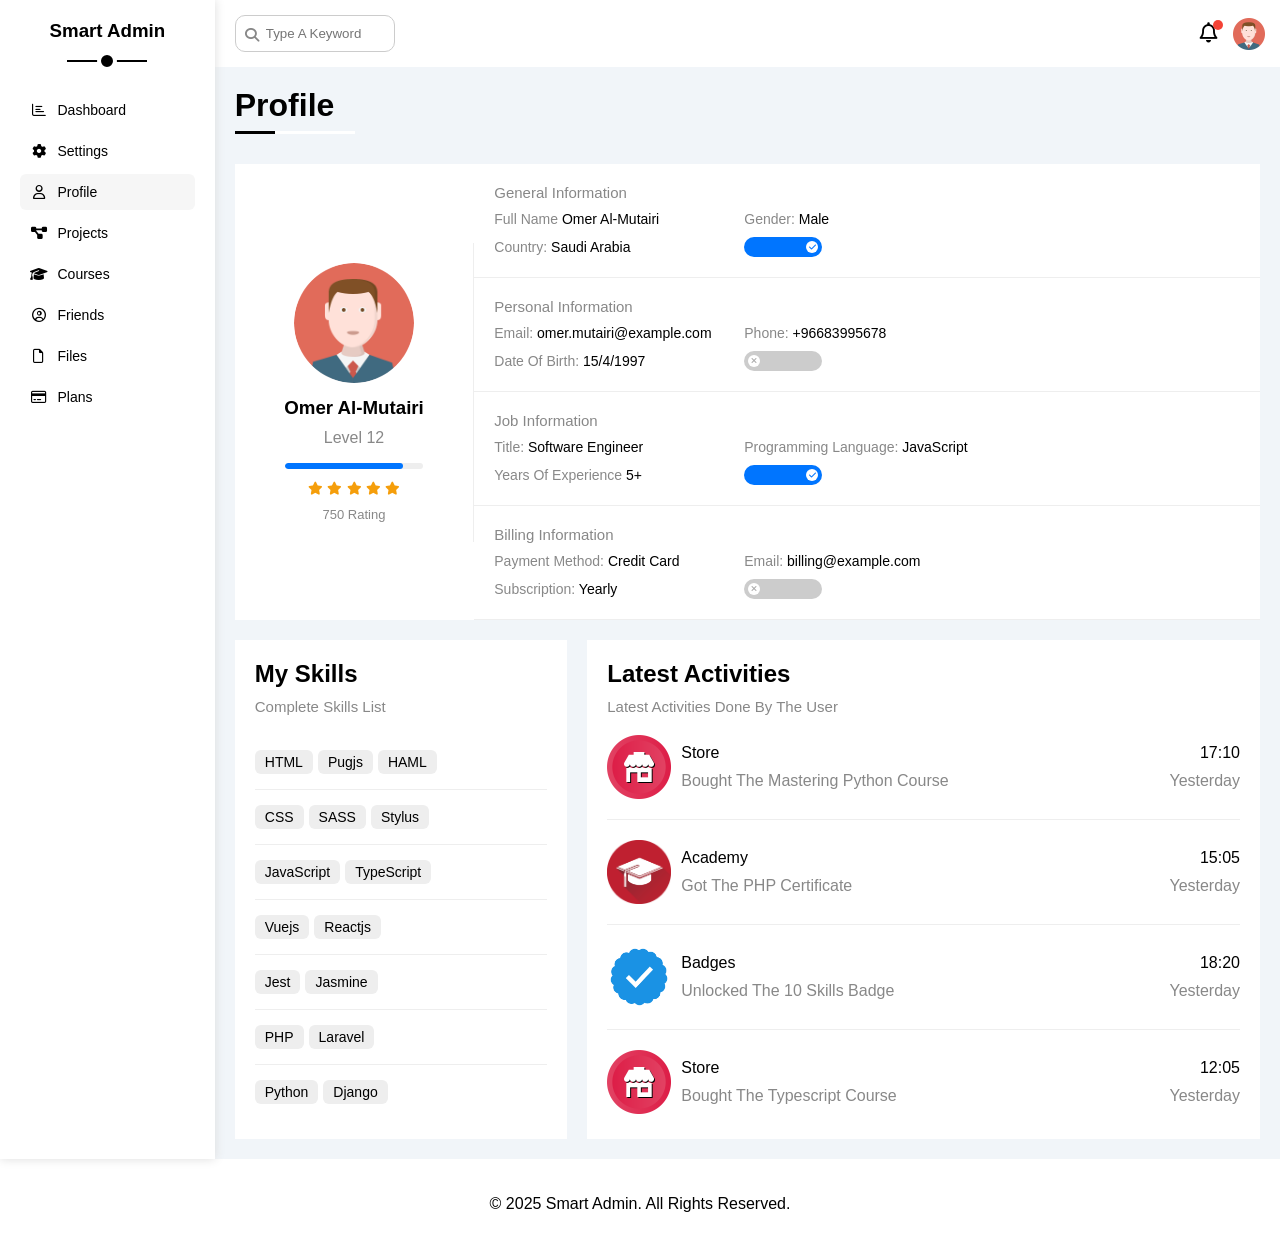
<file: profile.html>
<!DOCTYPE html>
<html lang="en">

<head>
    <meta charset="UTF-8">
    <meta name="viewport" content="width=device-width, initial-scale=1.0">
    <link rel="stylesheet" href="css/all.min.css">
    <link rel="stylesheet" href="css/framework.css">
    <link rel="stylesheet" href="css/master.css">
    <link rel="preconnect" href="https://fonts.googleapis.com">
    <link rel="preconnect" href="https://fonts.gstatic.com" crossorigin>
    <link href="https://fonts.googleapis.com/css2?family==Open+Sans:wght@400;500&display=swap" rel="stylesheet">
    <title>Smart Admin - Profile</title>
</head>

<body>
    <div class="page d-flex">
        <div class="sidebar bg-white p-20 p-relative">
            <h3 class="p-relative txt-c mt-0">Smart Admin</h3>
            <ul>
                <li>
                    <a class="d-flex align-center fs-14 c-black rad-6 p-10" href="index.html">
                        <i class="fa-regular fa-chart-bar fa-fw"></i>
                        <span>Dashboard</span>
                    </a>
                </li>
                <li>
                    <a class="d-flex align-center fs-14 c-black rad-6 p-10" href="settings.html">
                        <i class="fa-solid fa-gear fa-fw"></i>
                        <span>Settings</span>
                    </a>
                </li>
                <li>
                    <a class="active d-flex align-center fs-14 c-black rad-6 p-10" href="profile.html">
                        <i class="fa-regular fa-user fa-fw"></i>
                        <span>Profile</span>
                    </a>
                </li>
                <li>
                    <a class="d-flex align-center fs-14 c-black rad-6 p-10" href="projects.html">
                        <i class="fa-solid fa-diagram-project fa-fw"></i>
                        <span>Projects</span>
                    </a>
                </li>
                <li>
                    <a class="d-flex align-center fs-14 c-black rad-6 p-10" href="courses.html">
                        <i class="fa-solid fa-graduation-cap fa-fw"></i>
                        <span>Courses</span>
                    </a>
                </li>
                <li>
                    <a class="d-flex align-center fs-14 c-black rad-6 p-10" href="friends.html">
                        <i class="fa-regular fa-circle-user fa-fw"></i>
                        <span>Friends</span>
                    </a>
                </li>
                <li>
                    <a class="d-flex align-center fs-14 c-black rad-6 p-10" href="files.html">
                        <i class="fa-regular fa-file fa-fw"></i>
                        <span>Files</span>
                    </a>
                </li>
                <li>
                    <a class="d-flex align-center fs-14 c-black rad-6 p-10" href="plans.html">
                        <i class="fa-regular fa-credit-card fa-fw"></i>
                        <span>Plans</span>
                    </a>
                </li>
            </ul>
        </div>
        <div class="content w-full">
            <!-- Start Head -->
            <div class="head bg-white p-15 between-flex">
                <div class="search p-relative">
                    <input class="p-10" type="search" placeholder="Type A Keyword">
                </div>
                <div class="icons d-flex align-center">
                    <span class=" notification p-relative">
                        <i class="fa-regular fa-bell fa-lg"></i>
                    </span>
                    <img src="imgs/avatar.png" alt="">
                </div>
            </div>
            <!-- End Head -->
            <h1 class="p-relative">Profile</h1>
            <div class="profile-page m-20">
                <div class="overview bg-white red-10 d-flex align-center">
                    <div class="avatar-box txt-c p-20">
                        <img class="rad-half mb-10" src="imgs/avatar.png" alt="">
                        <h3 class="m-0">Omer Al-Mutairi</h3>
                        <p class="c-grey mt-10">Level 12</p>
                        <div class="level rad-6 bg-eee p-relative">
                            <span style="width: 85%;"></span>
                        </div>
                        <div class="rating mt-10 mb-10">
                            <i class="fa-solid fa-star c-orange fs-13"></i>
                            <i class="fa-solid fa-star c-orange fs-13"></i>
                            <i class="fa-solid fa-star c-orange fs-13"></i>
                            <i class="fa-solid fa-star c-orange fs-13"></i>
                            <i class="fa-solid fa-star c-orange fs-13"></i>
                        </div>
                        <p class="c-grey m-0 fs-13">750 Rating</p>
                    </div>
                    <div class="info-box w-full txt-c-mobile">
                        <div class="box p-20 d-flex align-center">
                            <h4 class="c-grey fs-15 m-0 w-full">General Information</h4>
                            <div class="fs-14">
                                <span class="c-grey">Full Name</span>
                                <span>Omer Al-Mutairi</span>
                            </div>
                            <div class="fs-14">
                                <span class="c-grey">Gender:</span>
                                <span>Male</span>
                            </div>
                            <div class="fs-14">
                                <span class="c-grey">Country:</span>
                                <span>Saudi Arabia</span>
                            </div>
                            <div class="fs-14">
                                <label>
                                    <input class="toggle-checkbox" type="checkbox" checked>
                                    <div class="toggle-switch"></div>
                                </label>
                            </div>
                        </div>
                        <div class="box p-20 d-flex align-center">
                            <h4 class="c-grey fs-15 m-0 w-full">Personal Information</h4>
                            <div class="fs-14">
                                <span class="c-grey">Email:</span>
                                <span>omer.mutairi@example.com</span>
                            </div>
                            <div class="fs-14">
                                <span class="c-grey">Phone:</span>
                                <span>+96683995678</span>
                            </div>
                            <div class="fs-14">
                                <span class="c-grey">Date Of Birth:</span>
                                <span>15/4/1997</span>
                            </div>
                            <div class="fs-14">
                                <label>
                                    <input class="toggle-checkbox" type="checkbox">
                                    <div class="toggle-switch"></div>
                                </label>
                            </div>
                        </div>
                        <div class="box p-20 d-flex align-center">
                            <h4 class="c-grey fs-15 m-0 w-full">Job Information</h4>
                            <div class="fs-14">
                                <span class="c-grey">Title:</span>
                                <span>Software Engineer</span>
                            </div>
                            <div class="fs-14">
                                <span class="c-grey">Programming Language:</span>
                                <span>JavaScript</span>
                            </div>
                            <div class="fs-14">
                                <span class="c-grey">Years Of Experience</span>
                                <span>5+</span>
                            </div>
                            <div class="fs-14">
                                <label>
                                    <input class="toggle-checkbox" type="checkbox" checked>
                                    <div class="toggle-switch"></div>
                                </label>
                            </div>
                        </div>
                        <div class="box p-20 d-flex align-center">
                            <h4 class="c-grey fs-15 m-0 w-full">Billing Information</h4>
                            <div class="fs-14">
                                <span class="c-grey">Payment Method:</span>
                                <span>Credit Card</span>
                            </div>
                            <div class="fs-14">
                                <span class="c-grey">Email:</span>
                                <span>billing@example.com</span>
                            </div>
                            <div class="fs-14">
                                <span class="c-grey">Subscription:</span>
                                <span>Yearly</span>
                            </div>
                            <div class="fs-14">
                                <label>
                                    <input class="toggle-checkbox" type="checkbox">
                                    <div class="toggle-switch"></div>
                                </label>
                            </div>
                        </div>
                    </div>
                </div>
                <!-- Start Other Date -->
                <div class="other-date d-flex gap-20">
                    <div class="skills-card p-20 bg-white red-10 mt-20">
                        <h2 class="mt-0 mb-10">My Skills</h2>
                        <p class="mt-0 mb-20 c-grey fs-15">Complete Skills List</p>
                        <ul class="m-0 txt-c-mobile">
                            <li><span>HTML</span><span>Pugjs</span><span>HAML</span></li>
                            <li><span>CSS</span><span>SASS</span><span>Stylus</span></li>
                            <li><span>JavaScript</span><span>TypeScript</span></li>
                            <li><span>Vuejs</span><span>Reactjs</span></li>
                            <li><span>Jest</span><span>Jasmine</span></li>
                            <li><span>PHP</span><span>Laravel</span></li>
                            <li><span>Python</span><span>Django</span></li>
                        </ul>
                    </div>
                    <div class="activities p-20 bg-white red-10 mt-20">
                        <h2 class="mt-0 mb-10">Latest Activities</h2>
                        <p class="mt-0 mb-20 c-grey fs-15">Latest Activities Done By The User</p>
                        <div class="activity d-flex align-center txt-c-mobile">
                            <img src="imgs/activity-01.png" alt="">
                            <div class="info">
                                <span class="d-block mb-10">Store</span>
                                <span class="c-grey">Bought The Mastering Python Course</span>
                            </div>
                            <div class="date">
                                <span class="d-block mb-10">17:10</span>
                                <span class="c-grey">Yesterday</span>
                            </div>
                        </div>
                        <div class="activity d-flex align-center txt-c-mobile">
                            <img src="imgs/activity-02.png" alt="">
                            <div class="info">
                                <span class="d-block mb-10">Academy</span>
                                <span class="c-grey">Got The PHP Certificate</span>
                            </div>
                            <div class="date">
                                <span class="d-block mb-10">15:05</span>
                                <span class="c-grey">Yesterday</span>
                            </div>
                        </div>
                        <div class="activity d-flex align-center txt-c-mobile">
                            <img src="imgs/activity-03.png" alt="">
                            <div class="info">
                                <span class="d-block mb-10">Badges</span>
                                <span class="c-grey">Unlocked The 10 Skills Badge</span>
                            </div>
                            <div class="date">
                                <span class="d-block mb-10">18:20</span>
                                <span class="c-grey">Yesterday</span>
                            </div>
                        </div>
                        <div class="activity d-flex align-center txt-c-mobile">
                            <img src="imgs/activity-01.png" alt="">
                            <div class="info">
                                <span class="d-block mb-10">Store </span>
                                <span class="c-grey">Bought The Typescript Course</span>
                            </div>
                            <div class="date">
                                <span class="d-block mb-10">12:05</span>
                                <span class="c-grey">Yesterday</span>
                            </div>
                        </div>
                    </div>
                </div>
                <!-- End Other Date -->
            </div>
        </div>
    </div>
    <footer class="bg-white p-20 txt-c">
        <p>© 2025 Smart Admin. All Rights Reserved.</p>
    </footer>
</body>

</html>
</file>
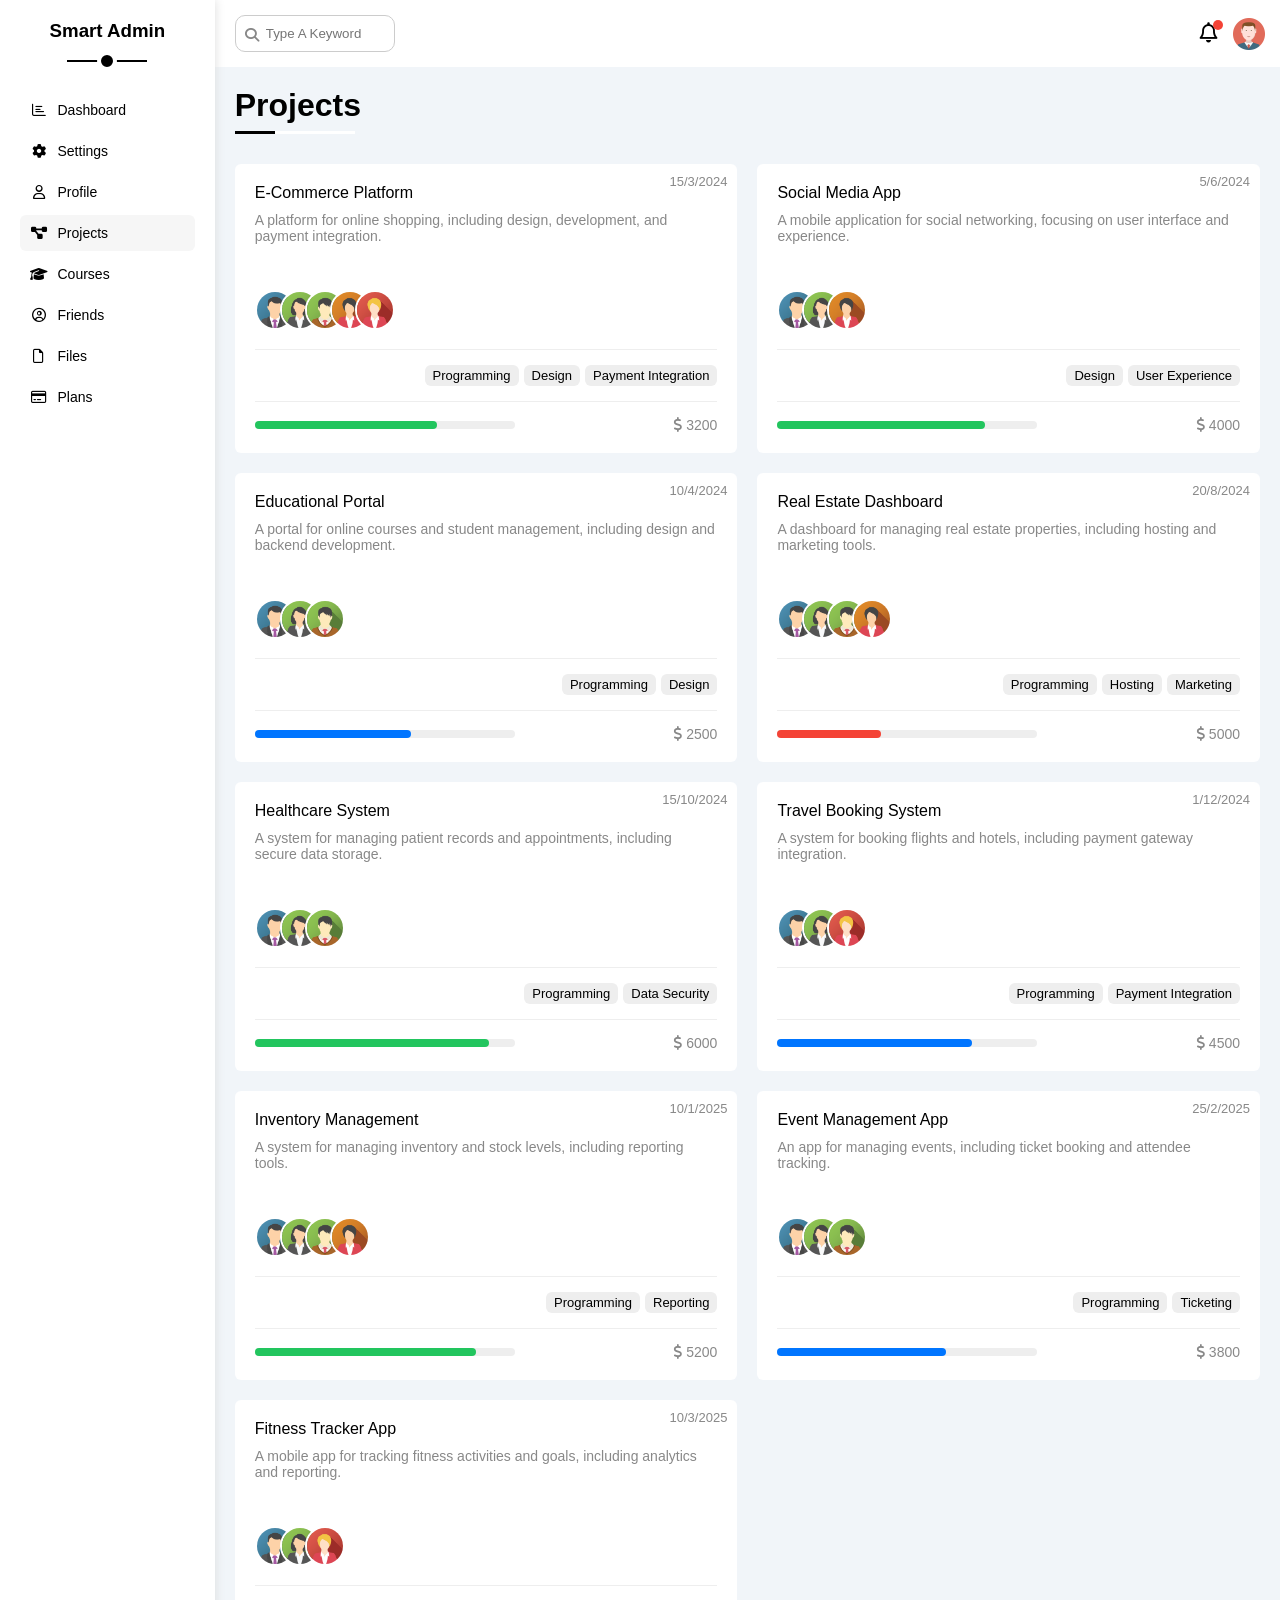
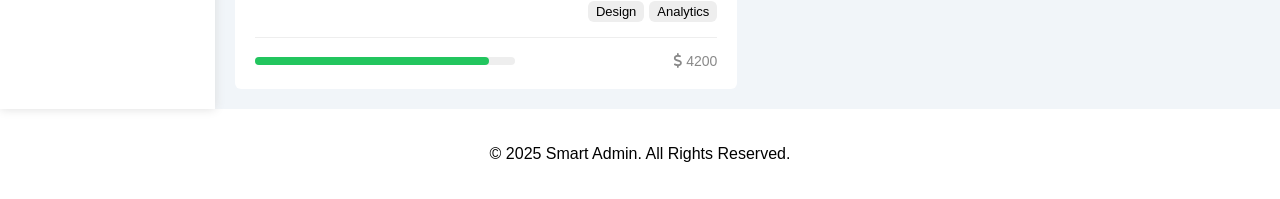
<file: projects.html>
<!DOCTYPE html>
<html lang="en">

<head>
    <meta charset="UTF-8">
    <meta name="viewport" content="width=device-width, initial-scale=1.0">
    <link rel="stylesheet" href="css/all.min.css">
    <link rel="stylesheet" href="css/framework.css">
    <link rel="stylesheet" href="css/master.css">
    <link rel="preconnect" href="https://fonts.googleapis.com">
    <link rel="preconnect" href="https://fonts.gstatic.com" crossorigin>
    <link href="https://fonts.googleapis.com/css2?family==Open+Sans:wght@400;500&display=swap" rel="stylesheet">
    <title>Smart Admin - Projects</title>
</head>

<body>
    <div class="page d-flex">
        <div class="sidebar bg-white p-20 p-relative">
            <h3 class="p-relative txt-c mt-0">Smart Admin</h3>
            <ul>
                <li>
                    <a class="d-flex align-center fs-14 c-black rad-6 p-10" href="index.html">
                        <i class="fa-regular fa-chart-bar fa-fw"></i>
                        <span>Dashboard</span>
                    </a>
                </li>
                <li>
                    <a class="d-flex align-center fs-14 c-black rad-6 p-10" href="settings.html">
                        <i class="fa-solid fa-gear fa-fw"></i>
                        <span>Settings</span>
                    </a>
                </li>
                <li>
                    <a class="d-flex align-center fs-14 c-black rad-6 p-10" href="profile.html">
                        <i class="fa-regular fa-user fa-fw"></i>
                        <span>Profile</span>
                    </a>
                </li>
                <li>
                    <a class="active d-flex align-center fs-14 c-black rad-6 p-10" href="projects.html">
                        <i class="fa-solid fa-diagram-project fa-fw"></i>
                        <span>Projects</span>
                    </a>
                </li>
                <li>
                    <a class="d-flex align-center fs-14 c-black rad-6 p-10" href="courses.html">
                        <i class="fa-solid fa-graduation-cap fa-fw"></i>
                        <span>Courses</span>
                    </a>
                </li>
                <li>
                    <a class="d-flex align-center fs-14 c-black rad-6 p-10" href="friends.html">
                        <i class="fa-regular fa-circle-user fa-fw"></i>
                        <span>Friends</span>
                    </a>
                </li>
                <li>
                    <a class="d-flex align-center fs-14 c-black rad-6 p-10" href="files.html">
                        <i class="fa-regular fa-file fa-fw"></i>
                        <span>Files</span>
                    </a>
                </li>
                <li>
                    <a class="d-flex align-center fs-14 c-black rad-6 p-10" href="plans.html">
                        <i class="fa-regular fa-credit-card fa-fw"></i>
                        <span>Plans</span>
                    </a>
                </li>
            </ul>
        </div>
        <div class="content w-full">
            <!-- Start Head -->
            <div class="head bg-white p-15 between-flex">
                <div class="search p-relative">
                    <input class="p-10" type="search" placeholder="Type A Keyword">
                </div>
                <div class="icons d-flex align-center">
                    <span class=" notification p-relative">
                        <i class="fa-regular fa-bell fa-lg"></i>
                    </span>
                    <img src="imgs/avatar.png" alt="">
                </div>
            </div>
            <!-- End Head -->
            <h1 class="p-relative">Projects</h1>
            <div class="projects-page d-grid m-20 gap-20">
                <div class="project bg-white p-20 rad-6 p-relative">
                    <span class="date fs-13 c-grey">15/3/2024</span>
                    <h4 class="m-0">E-Commerce Platform</h4>
                    <p class="c-grey mt-10 mb-10 fs-14">A platform for online shopping, including design, development, and payment integration.</p>
                    <div class="team p-relative">
                        <a href="#"><img src="imgs/team-01.png" alt=""></a>
                        <a href="#"><img src="imgs/team-02.png" alt=""></a>
                        <a href="#"><img src="imgs/team-03.png" alt=""></a>
                        <a href="#"><img src="imgs/team-04.png" alt=""></a>
                        <a href="#"><img src="imgs/team-05.png" alt=""></a>
                    </div>
                    <div class="do d-flex">
                        <span class="fs-13 rad-6 bg-eee">Programming</span>
                        <span class="fs-13 rad-6 bg-eee">Design</span>
                        <span class="fs-13 rad-6 bg-eee">Payment Integration</span>
                    </div>
                    <div class="info between-flex">
                        <div class="prog bg-eee">
                            <span class="bg-green" style="width: 70%;"></span>
                        </div>
                        <div class="fs-14 c-grey">
                            <i class="fa-solid fa-dollar-sign"></i>
                            3200
                        </div>
                    </div>
                </div>
                <div class="project bg-white p-20 rad-6 p-relative">
                    <span class="date fs-13 c-grey">5/6/2024</span>
                    <h4 class="m-0">Social Media App</h4>
                    <p class="c-grey mt-10 mb-10 fs-14">A mobile application for social networking, focusing on user interface and experience.</p>
                    <div class="team p-relative">
                        <a href="#"><img src="imgs/team-01.png" alt=""></a>
                        <a href="#"><img src="imgs/team-02.png" alt=""></a>
                        <a href="#"><img src="imgs/team-04.png" alt=""></a>
                    </div>
                    <div class="do d-flex">
                        <span class="fs-13 rad-6 bg-eee">Design</span>
                        <span class="fs-13 rad-6 bg-eee">User Experience</span>
                    </div>
                    <div class="info between-flex">
                        <div class="prog bg-eee">
                            <span class="bg-green" style="width: 80%;"></span>
                        </div>
                        <div class="fs-14 c-grey">
                            <i class="fa-solid fa-dollar-sign"></i>
                            4000
                        </div>
                    </div>
                </div>
                <div class="project bg-white p-20 rad-6 p-relative">
                    <span class="date fs-13 c-grey">10/4/2024</span>
                    <h4 class="m-0">Educational Portal</h4>
                    <p class="c-grey mt-10 mb-10 fs-14">A portal for online courses and student management, including design and backend development.</p>
                    <div class="team p-relative">
                        <a href="#"><img src="imgs/team-01.png" alt=""></a>
                        <a href="#"><img src="imgs/team-02.png" alt=""></a>
                        <a href="#"><img src="imgs/team-03.png" alt=""></a>
                    </div>
                    <div class="do d-flex">
                        <span class="fs-13 rad-6 bg-eee">Programming</span>
                        <span class="fs-13 rad-6 bg-eee">Design</span>
                    </div>
                    <div class="info between-flex">
                        <div class="prog bg-eee">
                            <span class="bg-blue" style="width: 60%;"></span>
                        </div>
                        <div class="fs-14 c-grey">
                            <i class="fa-solid fa-dollar-sign"></i>
                            2500
                        </div>
                    </div>
                </div>
                <div class="project bg-white p-20 rad-6 p-relative">
                    <span class="date fs-13 c-grey">20/8/2024</span>
                    <h4 class="m-0">Real Estate Dashboard</h4>
                    <p class="c-grey mt-10 mb-10 fs-14">A dashboard for managing real estate properties, including hosting and marketing tools.</p>
                    <div class="team p-relative">
                        <a href="#"><img src="imgs/team-01.png" alt=""></a>
                        <a href="#"><img src="imgs/team-02.png" alt=""></a>
                        <a href="#"><img src="imgs/team-03.png" alt=""></a>
                        <a href="#"><img src="imgs/team-04.png" alt=""></a>
                    </div>
                    <div class="do d-flex">
                        <span class="fs-13 rad-6 bg-eee">Programming</span>
                        <span class="fs-13 rad-6 bg-eee">Hosting</span>
                        <span class="fs-13 rad-6 bg-eee">Marketing</span>
                    </div>
                    <div class="info between-flex">
                        <div class="prog bg-eee">
                            <span class="bg-red" style="width: 40%;"></span>
                        </div>
                        <div class="fs-14 c-grey">
                            <i class="fa-solid fa-dollar-sign"></i>
                            5000
                        </div>
                    </div>
                </div>
                <div class="project bg-white p-20 rad-6 p-relative">
                    <span class="date fs-13 c-grey">15/10/2024</span>
                    <h4 class="m-0">Healthcare System</h4>
                    <p class="c-grey mt-10 mb-10 fs-14">A system for managing patient records and appointments, including secure data storage.</p>
                    <div class="team p-relative">
                        <a href="#"><img src="imgs/team-01.png" alt=""></a>
                        <a href="#"><img src="imgs/team-02.png" alt=""></a>
                        <a href="#"><img src="imgs/team-03.png" alt=""></a>
                    </div>
                    <div class="do d-flex">
                        <span class="fs-13 rad-6 bg-eee">Programming</span>
                        <span class="fs-13 rad-6 bg-eee">Data Security</span>
                    </div>
                    <div class="info between-flex">
                        <div class="prog bg-eee">
                            <span class="bg-green" style="width: 90%;"></span>
                        </div>
                        <div class="fs-14 c-grey">
                            <i class="fa-solid fa-dollar-sign"></i>
                            6000
                        </div>
                    </div>
                </div>
                <div class="project bg-white p-20 rad-6 p-relative">
                    <span class="date fs-13 c-grey">1/12/2024</span>
                    <h4 class="m-0">Travel Booking System</h4>
                    <p class="c-grey mt-10 mb-10 fs-14">A system for booking flights and hotels, including payment gateway integration.</p>
                    <div class="team p-relative">
                        <a href="#"><img src="imgs/team-01.png" alt=""></a>
                        <a href="#"><img src="imgs/team-02.png" alt=""></a>
                        <a href="#"><img src="imgs/team-05.png" alt=""></a>
                    </div>
                    <div class="do d-flex">
                        <span class="fs-13 rad-6 bg-eee">Programming</span>
                        <span class="fs-13 rad-6 bg-eee">Payment Integration</span>
                    </div>
                    <div class="info between-flex">
                        <div class="prog bg-eee">
                            <span class="bg-blue" style="width: 75%;"></span>
                        </div>
                        <div class="fs-14 c-grey">
                            <i class="fa-solid fa-dollar-sign"></i>
                            4500
                        </div>
                    </div>
                </div>
                <div class="project bg-white p-20 rad-6 p-relative">
                    <span class="date fs-13 c-grey">10/1/2025</span>
                    <h4 class="m-0">Inventory Management</h4>
                    <p class="c-grey mt-10 mb-10 fs-14">A system for managing inventory and stock levels, including reporting tools.</p>
                    <div class="team p-relative">
                        <a href="#"><img src="imgs/team-01.png" alt=""></a>
                        <a href="#"><img src="imgs/team-02.png" alt=""></a>
                        <a href="#"><img src="imgs/team-03.png" alt=""></a>
                        <a href="#"><img src="imgs/team-04.png" alt=""></a>
                    </div>
                    <div class="do d-flex">
                        <span class="fs-13 rad-6 bg-eee">Programming</span>
                        <span class="fs-13 rad-6 bg-eee">Reporting</span>
                    </div>
                    <div class="info between-flex">
                        <div class="prog bg-eee">
                            <span class="bg-green" style="width: 85%;"></span>
                        </div>
                        <div class="fs-14 c-grey">
                            <i class="fa-solid fa-dollar-sign"></i>
                            5200
                        </div>
                    </div>
                </div>
                <div class="project bg-white p-20 rad-6 p-relative">
                    <span class="date fs-13 c-grey">25/2/2025</span>
                    <h4 class="m-0">Event Management App</h4>
                    <p class="c-grey mt-10 mb-10 fs-14">An app for managing events, including ticket booking and attendee tracking.</p>
                    <div class="team p-relative">
                        <a href="#"><img src="imgs/team-01.png" alt=""></a>
                        <a href="#"><img src="imgs/team-02.png" alt=""></a>
                        <a href="#"><img src="imgs/team-03.png" alt=""></a>
                    </div>
                    <div class="do d-flex">
                        <span class="fs-13 rad-6 bg-eee">Programming</span>
                        <span class="fs-13 rad-6 bg-eee">Ticketing</span>
                    </div>
                    <div class="info between-flex">
                        <div class="prog bg-eee">
                            <span class="bg-blue" style="width: 65%;"></span>
                        </div>
                        <div class="fs-14 c-grey">
                            <i class="fa-solid fa-dollar-sign"></i>
                            3800
                        </div>
                    </div>
                </div>
                <div class="project bg-white p-20 rad-6 p-relative">
                    <span class="date fs-13 c-grey">10/3/2025</span>
                    <h4 class="m-0">Fitness Tracker App</h4>
                    <p class="c-grey mt-10 mb-10 fs-14">A mobile app for tracking fitness activities and goals, including analytics and reporting.</p>
                    <div class="team p-relative">
                        <a href="#"><img src="imgs/team-01.png" alt=""></a>
                        <a href="#"><img src="imgs/team-02.png" alt=""></a>
                        <a href="#"><img src="imgs/team-05.png" alt=""></a>
                    </div>
                    <div class="do d-flex">
                        <span class="fs-13 rad-6 bg-eee">Design</span>
                        <span class="fs-13 rad-6 bg-eee">Analytics</span>
                    </div>
                    <div class="info between-flex">
                        <div class="prog bg-eee">
                            <span class="bg-green" style="width: 90%;"></span>
                        </div>
                        <div class="fs-14 c-grey">
                            <i class="fa-solid fa-dollar-sign"></i>
                            4200
                        </div>
                    </div>
                </div>
            </div>
        </div>
    </div>
    <footer class="bg-white p-20 txt-c">
        <p>© 2025 Smart Admin. All Rights Reserved.</p>
    </footer>
</body>

</html>
</file>
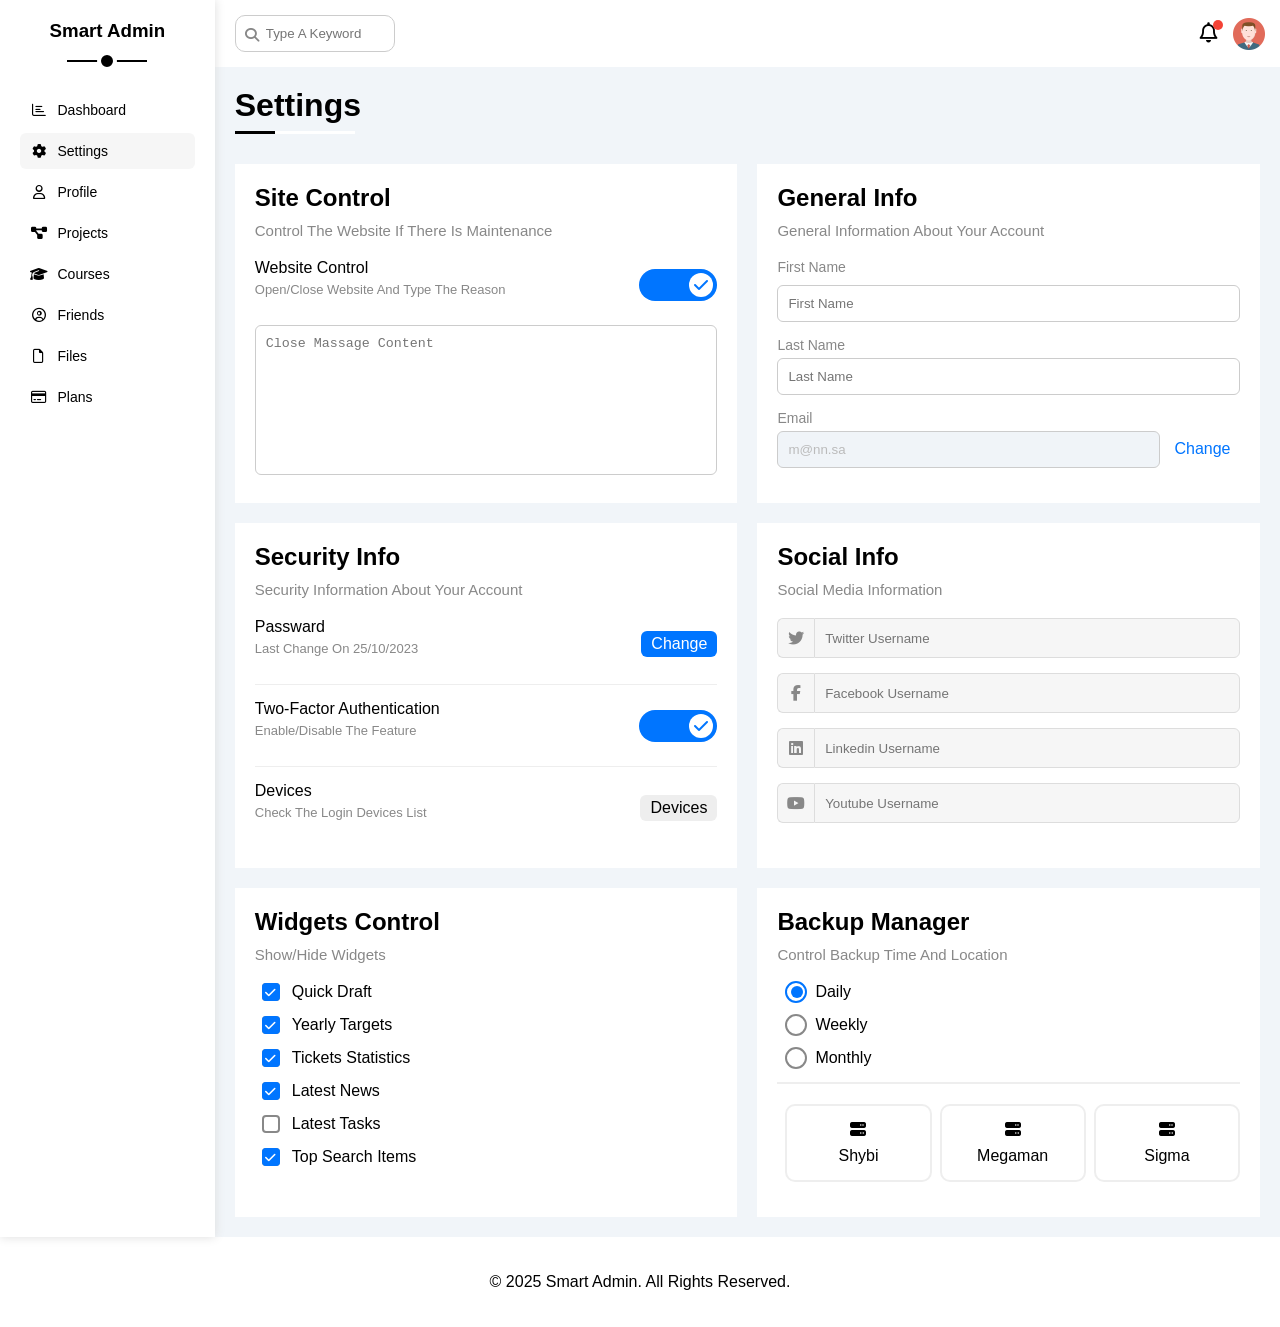
<file: settings.html>
<!DOCTYPE html>
<html lang="en">
<head>
    <meta charset="UTF-8">
    <meta name="viewport" content="width=device-width, initial-scale=1.0">
    <link rel="stylesheet" href="css/all.min.css">
    <link rel="stylesheet" href="css/framework.css">
    <link rel="stylesheet" href="css/master.css">
    <link rel="preconnect" href="https://fonts.googleapis.com">
    <link rel="preconnect" href="https://fonts.gstatic.com" crossorigin>
    <link href="https://fonts.googleapis.com/css2?family==Open+Sans:wght@400;500&display=swap" rel="stylesheet">
    <title>Smart Admin - Settings</title>
</head>
<body>
    <div class="page d-flex">
        <div class="sidebar bg-white p-20 p-relative">
            <h3 class="p-relative txt-c mt-0">Smart Admin</h3>
            <ul>
                <li>
                    <a class=" d-flex align-center fs-14 c-black rad-6 p-10" href="index.html">
                        <i class="fa-regular fa-chart-bar fa-fw"></i>
                        <span>Dashboard</span>
                    </a>
                </li>
                <li>
                    <a class="active d-flex align-center fs-14 c-black rad-6 p-10" href="settings.html">
                        <i class="fa-solid fa-gear fa-fw"></i>
                        <span>Settings</span>
                    </a>
                </li>
                <li>
                    <a class="d-flex align-center fs-14 c-black rad-6 p-10" href="profile.html">
                        <i class="fa-regular fa-user fa-fw"></i>
                        <span>Profile</span>
                    </a>
                </li>
                <li>
                    <a class="d-flex align-center fs-14 c-black rad-6 p-10" href="projects.html">
                        <i class="fa-solid fa-diagram-project fa-fw"></i>
                        <span>Projects</span>
                    </a>
                </li>
                <li>
                    <a class="d-flex align-center fs-14 c-black rad-6 p-10" href="courses.html">
                        <i class="fa-solid fa-graduation-cap fa-fw"></i>
                        <span>Courses</span>
                    </a>
                </li>
                <li>
                    <a class="d-flex align-center fs-14 c-black rad-6 p-10" href="friends.html">
                        <i class="fa-regular fa-circle-user fa-fw"></i>
                        <span>Friends</span>
                    </a>
                </li>
                <li>
                    <a class="d-flex align-center fs-14 c-black rad-6 p-10" href="files.html">
                        <i class="fa-regular fa-file fa-fw"></i>
                        <span>Files</span>
                    </a>
                </li>
                <li>
                    <a class="d-flex align-center fs-14 c-black rad-6 p-10" href="plans.html">
                        <i class="fa-regular fa-credit-card fa-fw"></i>
                        <span>Plans</span>
                    </a>
                </li>
            </ul>
        </div>
        <div class="content w-full">
            <!-- Start Head -->
            <div class="head bg-white p-15 between-flex">
                <div class="search p-relative">
                    <input class="p-10" type="search" placeholder="Type A Keyword">
                </div>
                <div class="icons d-flex align-center">
                    <span class=" notification p-relative">
                        <i class="fa-regular fa-bell fa-lg"></i>
                    </span>
                    <img src="imgs/avatar.png" alt="">
                </div>
            </div>
            <!-- End Head -->
            <h1 class="p-relative">Settings</h1>
            <div class="settings-page m-20 d-grid gap-20">
                <!-- Start Settings Box -->
                <div class="p-20 bg-white red-10">
                    <h2 class="mt-0 mb-10">Site Control</h2>
                    <p class="mt-0 mb-20 c-grey fs-15">Control The Website If There Is Maintenance</p>
                    <div class="mb-15 between-flex">
                        <div>
                            <span>Website Control</span>
                            <p class="c-grey mt-5 mb-0 fs-13">Open/Close Website And Type The Reason</p>
                        </div>
                        <div>
                            <label>
                                <input class="toggle-checkbox" type="checkbox" checked>
                                <div class="toggle-switch"></div>
                            </label>
                        </div>
                    </div>
                    <textarea class="close-message p-10 rad-6 d-block w-full"
                        placeholder="Close Massage Content"></textarea>
                </div>
                <!-- End Settings Box -->
                <!-- Start Settings Box -->
                <div class="p-20 bg-white red-10">
                    <h2 class="mt-0 mb-10">General Info</h2>
                    <p class="mt-0 mb-20 c-grey fs-15">General Information About Your Account</p>
                    <div class="mb-15">
                        <label class="fs-14 c-grey d-block mb-10" for="frist">First Name</label>
                        <input class="b-none border-ccc p-10 rad-6 d-block w-full" type="text" id="frist" placeholder="First Name">
                    </div>
                    <div class="mb-15">
                        <label class="fs-14 c-grey d-block mb-5" for="last">Last Name</label>
                        <input class="b-none border-ccc p-10 rad-6 d-block w-full" type="text" id="last" placeholder="Last Name">
                    </div>
                    <div class="mb-15">
                        <label class="fs-14 c-grey d-block mb-5" for="email">Email</label>
                        <input class="email b-none border-ccc p-10 rad-6 d-block w-full mr-10" id="email" type="email" value="m@nn.sa" disabled>
                        <a class="c-blue" href="#">Change</a>
                    </div>
                </div>
                <!-- End Settings Box -->
                <!-- Start Settings Box -->
                <div class="p-20 bg-white red-10">
                    <h2 class="mt-0 mb-10">Security Info</h2>
                    <p class="mt-0 mb-20 c-grey fs-15">Security Information About Your Account</p>
                    <div class="sec-box mb-15 between-flex">
                        <div>
                            <span>Passward</span>
                            <p class="c-grey mt-5 mb-0 fs-13">Last Change On 25/10/2023</p>
                        </div>
                        <a class="button bg-blue c-white btn-shape" href="#">Change</a>
                    </div>
                    <div class="sec-box mb-15 between-flex">
                        <div>
                            <span>Two-Factor Authentication</span>
                            <p class="c-grey mt-5 mb-0 fs-13">Enable/Disable The Feature</p>
                        </div>
                        <label>
                            <input class="toggle-checkbox" type="checkbox" checked>
                            <div class="toggle-switch"></div>
                        </label>
                    </div>
                    <div class="sec-box between-flex">
                        <div>
                            <span>Devices</span>
                            <p class="c-grey mt-5 mb-0 fs-13">Check The Login Devices List</p>
                        </div>
                        <a class="bg-eee c-black btn-shape" href="#">Devices</a>
                    </div>
                </div>
                <!-- End Settings Box -->
                <!-- Start Settings Box -->
                <div class="social-boxes p-20 bg-white red-10">
                    <h2 class="mt-0 mb-10">Social Info</h2>
                    <p class="mt-0 mb-20 c-grey fs-15">Social Media Information</p>
                    <div class="d-flex align-center mb-15">
                        <i class="fa-brands fa-twitter center-flex c-grey"></i>
                        <input class="w-full" type="text" placeholder="Twitter Username">
                    </div>
                    <div class="d-flex align-center mb-15">
                        <i class="fa-brands fa-facebook-f center-flex c-grey"></i>
                        <input class="w-full" type="text" placeholder="Facebook Username">
                    </div>
                    <div class="d-flex align-center mb-15">
                        <i class="fa-brands fa-linkedin center-flex c-grey"></i>
                        <input class="w-full" type="text" placeholder="Linkedin Username">
                    </div>
                    <div class="d-flex align-center mb-15">
                        <i class="fa-brands fa-youtube center-flex c-grey"></i>
                        <input class="w-full" type="text" placeholder="Youtube Username">
                    </div>
                </div>
                <!-- End Settings Box -->
                <!-- Start Settings Box -->
                <div class="widgets-control p-20 bg-white red-10">
                    <h2 class="mt-0 mb-10">Widgets Control</h2>
                    <p class="mt-0 mb-20 c-grey fs-15">Show/Hide Widgets</p>
                    <div class="control d-flex align-center mb-15">
                        <input type="checkbox" id="one" checked>
                        <label for="one">Quick Draft</label>
                    </div>
                    <div class="control d-flex align-center mb-15">
                        <input type="checkbox" id="two" checked>
                        <label for="two">Yearly Targets</label>
                    </div>
                    <div class="control d-flex align-center mb-15">
                        <input type="checkbox" id="three" checked>
                        <label for="three">Tickets Statistics</label>
                    </div>
                    <div class="control d-flex align-center mb-15">
                        <input type="checkbox" id="four" checked>
                        <label for="four">Latest News</label>
                    </div>
                    <div class="control d-flex align-center mb-15">
                        <input type="checkbox" id="five">
                        <label for="five">Latest Tasks</label>
                    </div>
                    <div class="control d-flex align-center mb-15">
                        <input type="checkbox" id="six" checked>
                        <label for="six">Top Search Items</label>
                    </div>
                </div>
                <!-- End Settings Box -->
                <!-- Start Settings Box -->
                <div class="backup-control p-20 bg-white red-10">
                    <h2 class="mt-0 mb-10">Backup Manager</h2>
                    <p class="mt-0 mb-20 c-grey fs-15">Control Backup Time And Location</p>
                    <div class="date d-flex align-center mb-15">
                        <input type="radio" name="time" id="daily" checked/>
                        <label for="daily">Daily</label>
                    </div>
                    <div class="date d-flex align-center mb-15">
                        <input type="radio" name="time" id="weekly"/>
                        <label for="weekly">Weekly</label>
                    </div>
                    <div class="date d-flex align-center mb-15">
                        <input type="radio" name="time" id="monthly"/>
                        <label for="monthly">Monthly</label>
                    </div>
                    <div class="servers d-flex align-center txt-c">
                        <input type="radio" name="servers" id="servers-one">
                        <div class="server mb-15 rad-10 w-full">
                            <label class="d-block m-15" for="servers-one">
                                <i class="fa-solid fa-server d-block mb-10"></i>
                                Shybi
                            </label>
                        </div>
                        <input type="radio" name="servers" id="servers-two">
                        <div class="server mb-15 rad-10 w-full">
                            <label class="d-block m-15" for="servers-two">
                                <i class="fa-solid fa-server d-block mb-10"></i>
                                Megaman
                            </label>
                        </div>
                        <input type="radio" name="servers" id="servers-three">
                        <div class="server mb-15 rad-10 w-full">
                            <label class="d-block m-15" for="servers-three">
                                <i class="fa-solid fa-server d-block mb-10"></i>
                                Sigma
                            </label>
                        </div>
                    </div>
                </div>
                <!-- End Settings Box -->
            </div>
        </div>
    </div>
    <footer class="bg-white p-20 txt-c">
        <p>© 2025 Smart Admin. All Rights Reserved.</p>
    </footer>
</body>
</html>
</file>
<file: css/framework.css>
:root {
    --blue-color: #0075ff;
    --blue-alt-color: #0d69d5;
    --orange-color: #f59e0b;
    --green-color: #22c55e;
    --red-color: #f44336;
    --grey-color: #888;
}

/* Start Box */
.d-flex {
    display: flex;
}

.align-center {
    align-items: center;
}
.f-wrap {
    flex-wrap: wrap;
}
.space-between {
    justify-content: space-between;
}

.d-grid {
    display: grid;
}

.gap-20 {
    gap: 20px;
}
.d-block {
    display: block;
}
@media (max-width: 767px) {
    .block-mobile {
        display: block;
    }
    .hide-mobile {
        display: none;
    }
}

/* End Box */
/* Start Padding + Margin */
.p-10 {
    padding: 10px;
}

.p-15 {
    padding: 15px;
}

.p-20 {
    padding: 20px;
}
.pt-10 {
    padding-top: 10px;
}
.pt-15 {
    padding-top: 15px;
}
.pt-20 {
    padding-top: 20px;
}
.pb-10 {
    padding-bottom: 10px;
}
.pb-15 {
    padding-bottom: 15px;
}
.pb-20 {
    padding-bottom: 20px;
}
.pl-15 {
    padding-left: 15px;
}
.m-0 {
    margin: 0;
}
.m-15 {
    margin: 15px;
}
.m-20 {
    margin: 20px;
}

.mt-0 {
    margin-top: 0;
}

.mt-5 {
    margin-top: 5px;
}
.mt-10 {
    margin-top: 10px;
}
.mt-15 {
    margin-top: 15px;
}
.mt-20 {
    margin-top: 20px;
}
.mt-25 {
    margin-top: 25px;
}
.mr-10 {
    margin-right: 10px;
}
.mr-15 {
    margin-right: 15px;
}
.mb-5 {
    margin-bottom: 5px;
}
.mb-10 {
    margin-bottom: 10px;
}
.mb-15 {
    margin-bottom: 15px;
}
.mb-20 {
    margin-bottom: 20px;
}

/* End Padding + Margin */
/* Start Color */
.bg-white {
    background-color: white;
}
.bg-eee{
    background-color: #eee;
}
.bg-blue {
    background-color: var(--blue-color);
}
.c-black {
    color: black;
}
.c-white {
    color: white;
}
.c-grey {
    color: var(--grey-color);
}
.c-blue {
    color: var(--blue-color);
}
.c-orange {
    color: var(--orange-color);
}
.c-green {
    color: var(--green-color);
}
.c-red {
    color: var(--red-color);
}
.bg-orange {
    background-color: var(--orange-color);
}
.bg-red {
    background-color: var(--red-color);
}
.bg-green {
    background-color: var(--green-color);
}
/* Start Color */
/* Start Position  */
.p-relative {
    position: relative;
}
.p-absolute {
    position: absolute;
}

/* End Position  */
/* Start Font */
.txt-c {
    text-align: center;
}

.fs-13 {
    font-size: 13px;
}
.fs-14 {
    font-size: 14px;
}
.fs-15 {
    font-size: 15px;
}
.fs-25 {
    font-size: 25px;
}
.fw-bold {
    font-weight: bold;
}

@media (max-width: 767px) {
    .txt-c-mobile {
        text-align: center;
    }
}

/* Start Font */
/* Start Border */
.rad-half {
    border-radius: 50%;
}
.rad-6 {
    border-radius: 6px;
}

.rad-10 {
    border-radius: 10px;
}
.b-none {
    border: none;
}
.border-ccc {
    border: 1px solid #ccc;
}
.border-eee {
    border: 1px solid #eee;
}
/* End Border */
/* Start Width + hegiht */
.w-full {
    width: 100%;
}
.w-fit {
    width: fit-content;
}
.h-full {
    height: 100%;
}
.w-100 {
    width: 100px;
}
.h-100 {
    height: 100px;
}

/* End Width */
/* Start Components */
.center-flex {
    display: flex;
    align-items: center;
    justify-content: center;
}
.between-flex {
    display: flex;
    align-items: center;
    justify-content: space-between;
}
.btn-shape {
    padding: 4px 10px;
    border-radius: 6px;
}
/* End Components */
</file>
<file: css/master.css>
:root {
    --blue-color: #0075ff;
    --blue-alt-color: #0d69d5;
    --orange-color: #f59e0b;
    --green-color: #22c55e;
    --red-color: #f44336;
    --grey-color: #888;
}

* {
    box-sizing: border-box;
}

body {
    font-family: 'Open Sans', sans-serif;
    margin: 0;
}

*:focus {
    outline: none;
}

a {
    text-decoration: none;
}

ul {
    list-style: none;
    padding: 0;
}

::-webkit-scrollbar {
    width: 15px;
}

::-webkit-scrollbar-track {
    background-color: white;
}

::-webkit-scrollbar-thumb {
    background-color: var(--blue-color);
}

::-webkit-scrollbar-thumb:hover {
    background-color: var(--blue-alt-color);
}

.page {
    background-color: #f1f5f9;
    min-height: 100vh;
}

/* Start Sidebar */
.sidebar {
    width: 250px;
    box-shadow: 0 0 10px #ddd;
}

.sidebar>h3 {
    margin-bottom: 50px;
}

.sidebar>h3::before,
.sidebar>h3::after {
    content: "";
    background-color: black;
    transform: translateX(-50%);
    position: absolute;
    left: 50%;
}

.sidebar>h3::before {
    width: 80px;
    height: 2px;
    bottom: -20px;
}

.sidebar>h3::after {
    bottom: -29px;
    width: 12px;
    height: 12px;
    border-radius: 50%;
    border: 4px solid white;
}

.sidebar ul li a {
    transition: 0.3s;
    margin-bottom: 5px;
}

.sidebar ul li a:hover,
.sidebar ul li a.active {
    background-color: #f6f6f6;
}

.sidebar ul li a span {
    font-size: 14px;
    margin-left: 10px;
}

@media (max-width: 767px) {
    .sidebar {
        width: 62px;
        padding: 10px;
    }

    .sidebar>h3 {
        font-size: 12px;
        margin-bottom: 15px;
    }

    .sidebar>h3::before,
    .sidebar>h3::after {
        display: none;
    }

    .sidebar ul li a span {
        display: none;
    }
}

/* End Sidebar */
/* Start Content */
.content {
    overflow: hidden;
}

.head .search::before {
    font-family: var(--fa-style-family-classic);
    content: "\f002";
    font-weight: 900;
    position: absolute;
    left: 15px;
    top: 50%;
    transform: translateY(-50%);
    font-size: 14px;
    color: var(--grey-color);
}

.head .search input {
    border: 1px solid #ccc;
    border-radius: 10px;
    margin-left: 5px;
    padding-left: 30px;
    width: 160px;
    transition: width 0.3s;
}

.head .search input:focus {
    width: 200px;
}

.head .search input:focus::placeholder {
    opacity: 0;
}

.head .icons .notification::before {
    content: "";
    position: absolute;
    width: 10px;
    height: 10px;
    background-color: var(--red-color);
    border-radius: 50%;
    right: -5px;
    top: -5px;
}

.head .icons img {
    width: 32px;
    height: 32px;
    margin-left: 15px;
}

.page h1 {
    margin: 20px 20px 40px;
}

.page h1::before,
.page h1::after {
    content: "";
    height: 3px;
    position: absolute;
    bottom: -10px;
    left: 0;
}

.page h1::before {
    background-color: white;
    width: 120px;
}

.page h1::after {
    background-color: black;
    width: 40px;
}

.wrapper {
    grid-template-columns: repeat(auto-fill, minmax(450px, 1fr));
    margin-left: 20px;
    margin-right: 20px;
    margin-bottom: 20px;
}

@media (max-width: 767px) {
    .wrapper {
        grid-template-columns: minmax(200px, 1fr);
        margin-left: 10px;
        margin-right: 10px;
        gap: 10px;
    }
}

/* End Content */
/* Start Welcome Widget */
.welcome {
    overflow: hidden;
}

.welcome .intro img {
    width: 200px;
    margin-bottom: -10px;
}

.welcome .avatar {
    width: 64px;
    height: 64px;
    border: 2px solid white;
    border-radius: 50%;
    padding: 2px;
    box-shadow: 0 0 5px #ddd;
    margin-left: 20px;
    margin-top: -32px;
}

.welcome .body {
    border-top: 1px solid #eee;
    border-bottom: 1px solid #eee;
}

.welcome .body>div {
    flex: 1;
}

.welcome .visit {
    margin: 0 15px 15px auto;
    transition: 0.3s;
}

.welcome .visit:hover {
    background-color: var(--blue-alt-color);
}

@media (max-width: 767px) {
    .welcome .intro {
        padding-bottom: 30px;
    }

    .welcome .avatar {
        margin-left: 0;
    }

    .welcome .body>div:not(:last-child) {
        margin-bottom: 20px;
    }
}

/* End Welcome Widget */
/* Start Quick Draft Widegt */
.quick-draft textarea {
    resize: none;
    min-height: 170px;
}

.quick-draft .save {
    margin-left: auto;
    transition: 0.3s;
    cursor: pointer;
}

.quick-draft .save:hover {
    background-color: var(--blue-alt-color);
}

/* End Quick Draft Widegt */
/* Start Targets */
.targets .target-row .icon {
    width: 80px;
    height: 80px;
    margin-right: 15px;
}

.targets .details {
    flex: 1;
}

.targets .details .progress {
    height: 4px;
}

.targets .details .progress>span {
    position: absolute;
    left: 0;
    top: 0;
    height: 100%;
}

.targets .details .progress>span span {
    position: absolute;
    bottom: 16px;
    right: -16px;
    color: white;
    padding: 2px 5px;
    border-radius: 6px;
    font-size: 13px;
}

.targets .details .progress>span span:after {
    content: "";
    border-color: transparent;
    border-width: 5px;
    border-style: solid;
    position: absolute;
    bottom: -9px;
    left: 50%;
    transform: translateX(-50%);
}

.targets .details .progress>.blue span:after {
    border-top-color: var(--blue-color);
}

.targets .details .progress>.orange span:after {
    border-top-color: var(--orange-color);
}

.targets .details .progress>.green span:after {
    border-top-color: var(--green-color);
}

.blue .icon,
.blue .progress {
    background-color: rgb(0 117 255 / 20%);
}

.orange .icon,
.orange .progress {
    background-color: rgb(245 158 11 / 20%);
    ;
}

.green .icon,
.green .progress {
    background-color: rgb(34 197 94 / 20%)
}

/* End Targets */
/* Start Tickets */
.tickets .box {
    border: 1px solid #ccc;
    width: calc(50% - 10px);
}

@media (max-width: 767px) {
    .tickets .box {
        width: 100%;
    }
}

/* End Tickets */
/* Start Latest News */
.latest-news .news-row:not(:last-of-type) {
    margin-bottom: 20px;
    padding-bottom: 20px;
    border-bottom: 1px solid #eee;
}

.latest-news .news-row img {
    width: 100px;
    border-radius: 6px;
    margin-right: 15px;
}

.latest-news .info {
    flex-grow: 1;
}

.latest-news .info h3 {
    margin: 0 0 6px;
    font-size: 16px;
}

@media (max-width: 767px) {
    .latest-news .news-row {
        display: block;
    }

    .latest-news .news-row .label {
        margin: 10px auto;
        width: fit-content;
    }
}

/* End Latest News */
/* Start Tasks */
.tasks .task-row:not(:last-of-type) {
    margin-bottom: 15px;
    padding-bottom: 15px;
    border-bottom: 1px solid #eee;
}

.tasks .info {
    flex-grow: 1;
}

.tasks .done {
    opacity: 0.3;
}

.tasks .done h3,
.tasks .done p {
    text-decoration: line-through;
}

.tesks .delete {
    cursor: pointer;
    transition: 0.3s;
}

.tesks .delete:hover {
    color: var(--red-color);
}

/* End Tasks */
/* Start Latest Uploads */
.latest-uploads ul li:not(:last-child) {
    border-bottom: 1px solid #eee;
}

.latest-uploads ul li img {
    width: 40px;
    height: 40px;
}

/* End Latest Uploads */
/* Start Last Project */
.last-project ul::before {
    content: "";
    position: absolute;
    left: 11px;
    width: 2px;
    height: 100%;
    background-color: var(--blue-color);
}

.last-project ul li::before {
    content: "";
    width: 20px;
    height: 20px;
    display: block;
    border-radius: 50%;
    background-color: white;
    border: 2px solid white;
    outline: 2px solid var(--blue-color);
    margin-right: 15px;
    z-index: 1;
}

.last-project ul li.done::before {
    background-color: var(--blue-color);
}

.last-project ul li.current::before {
    animation: change-color 0.8s infinite alternate;
}

/* End Last Project */
/* Start Reminders */
.reminders ul li .key {
    width: 15px;
    height: 15px;
}

.reminders ul li>.red {
    border-left: 2px solid var(--red-color);
}

.reminders ul li>.orange {
    border-left: 2px solid var(--orange-color);
}

.reminders ul li>.green {
    border-left: 2px solid var(--green-color);
}

.reminders ul li>.blue {
    border-left: 2px solid var(--blue-color);
}

/* End Reminders */
/* Start Latest Post */
.latest-post .avatar {
    width: 48px;
    height: 48px;
}

.latest-post .post-content {
    text-transform: capitalize;
    line-height: 1.8;
    border-top: 1px solid #eee;
    border-bottom: 1px solid #eee;
    min-height: 140px;
}

/* End Latest Post */
/* Start Social Media */
.social-media .box {
    padding-left: 70px;
}

.social-media .box i {
    position: absolute;
    left: 0;
    top: 0;
    width: 52px;
    transition: 0.3s;
}

.social-media .box i:hover {
    transform: rotate(5deg);
}

.social-media .twitter {
    background-color: rgb(29 161 242 / 20%);
    color: #1da1f2;
}

.social-media .twitter i,
.social-media .twitter a {
    background-color: #1da1f2;
}

.social-media .facebook {
    background-color: rgb(24 119 242 / 20%);
    color: #1877f2;
}

.social-media .facebook i,
.social-media .facebook a {
    background-color: #1877f2;
}

.social-media .youtube {
    background-color: rgb(255 0 0 / 20%);
    color: #ff0000;
}

.social-media .youtube i,
.social-media .youtube a {
    background-color: #ff0000;
}

.social-media .linkedin {
    background-color: rgb(0 119 181 / 20%);
    color: #0077b5;
}

.social-media .linkedin i,
.social-media .linkedin a {
    background-color: #0077b5;
}

/* End Social Media */
/* Start Projects Table */
.project .responsive-table {
    overflow-x: auto;
}

.project table {
    min-width: 1000px;
    border-spacing: 0;
}

.project thead td {
    background-color: #eee;
    font-weight: bold;
}

.project table td {
    padding: 15px;
}

.project tbody td {
    border-bottom: 1px solid #eee;
    border-left: 1px solid #eee;
    transition: 0.3s;
}

.project table tbody tr td:last-child {
    border-right: 1px solid #eee;
}

.project tbody tr:hover td {
    background-color: #FAF7F7;
}

.project table img {
    width: 32px;
    height: 32px;
    border-radius: 50%;
    padding: 2px;
    background-color: white;
}

.project table img:not(:first-child) {
    margin-left: -20px;
}

.project table .label {
    font-size: 13px;
}

/* End Projects Table */
/* Start Settings */
.settings-page {
    grid-template-columns: repeat(auto-fill, minmax(500px, 1fr));
}

@media (max-width: 767px) {
    .settings-page {
        grid-template-columns: minmax(100px, 1fr);
        margin-left: 10px;
        margin-right: 10px;
        gap: 10px;
    }
}

.settings-page .close-message {
    border: 1px solid #ccc;
    resize: none;
    min-height: 150px;
}

.settings-page .email {
    display: inline-flex;
    width: calc(100% - 80px);
}

.settings-page .sec-box {
    padding-bottom: 15px;
}

.settings-page .sec-box:not(:last-of-type) {
    border-bottom: 1px solid #eee;
}

.settings-page .sec-box .button {
    transition: 0.3s;
}

.settings-page .sec-box .button:hover {
    background-color: var(--blue-alt-color);
}

.settings-page .social-boxes i {
    width: 40px;
    height: 40px;
    background-color: #F6F6F6;
    border: 1px solid #DDD;
    border-right: none;
    border-radius: 6px 0 0 6px;
    transition: 0.3s;
}

.settings-page .social-boxes input {
    height: 40px;
    background-color: #F6F6F6;
    border: 1px solid #ddd;
    padding-left: 10px;
    border-radius: 0 6px 6px 0;
}

.settings-page .social-boxes>div:focus-within i {
    color: black;
}

.widgets-control .control input[type="checkbox"] {
    -webkit-appearance: none;
    appearance: none;
}

.widgets-control .control label {
    padding-left: 30px;
    cursor: pointer;
    position: relative;
}

.widgets-control .control label::before,
.widgets-control .control label::after {
    position: absolute;
    left: 0;
    top: 50%;
    margin-top: -9px;
    border-radius: 4px;
}

.widgets-control .control label::before {
    content: "";
    width: 14px;
    height: 14px;
    border: 2px solid var(--grey-color);
}

.widgets-control .control label:hover::before {
    border-color: var(--blue-alt-color);
}

.widgets-control .control label::after {
    font-family: var(--fa-style-family-classic);
    content: "\f00c";
    font-weight: 900;
    background-color: var(--blue-color);
    color: white;
    font-size: 12px;
    width: 18px;
    height: 18px;
    display: flex;
    justify-content: center;
    align-items: center;
    transform: scale(0) rotate(360deg);
    transition: 0.3s;
}

.widgets-control .control input[type="checkbox"]:checked+label::after {
    transform: scale(1);
}

.backup-control input[type="radio"] {
    -webkit-appearance: none;
    appearance: none;
}

.backup-control .date label {
    padding-left: 30px;
    cursor: pointer;
    position: relative;
}

.backup-control .date label::before {
    content: "";
    position: absolute;
    top: 50%;
    left: 0;
    margin-top: -11px;
    width: 18px;
    height: 18px;
    border: 2px solid var(--grey-color);
    border-radius: 50%;
}

.backup-control .date label::after {
    content: "";
    position: absolute;
    left: 5.2px;
    top: 3px;
    width: 12px;
    height: 12px;
    background: var(--blue-color);
    border-radius: 50%;
    transition: 0.3s;
    transform: scale(0);
}

.backup-control .date input[type="radio"]:checked+label::before {
    border-color: var(--blue-color);
}

.backup-control .date input[type="radio"]:checked+label::after {
    transform: scale(1);
}

.backup-control .servers {
    border-top: 2px solid #eee;
    padding-top: 20px;
}


@media (max-width: 767px) {
    .backup-control .servers {
        flex-wrap: wrap;
    }
}

.backup-control .servers .server {
    border: 2px solid #eee;
    position: relative;
}

.backup-control .servers .server label {
    cursor: pointer;
}

.backup-control .servers input[type="radio"]:checked+.server {
    border-color: var(--blue-color);
    color: var(--blue-color);
}

.toggle-checkbox {
    -webkit-appearance: none;
    appearance: none;
    display: none;
}

.toggle-switch {
    background-color: #ccc;
    width: 78px;
    height: 32px;
    border-radius: 16px;
    position: relative;
    transition: 0.3s;
    cursor: pointer;
}

.toggle-switch::before {
    font-family: var(--fa-style-family-classic);
    content: "\f00d";
    font-weight: 900;
    background-color: white;
    width: 24px;
    height: 24px;
    position: absolute;
    border-radius: 50%;
    top: 4px;
    left: 4px;
    display: flex;
    justify-content: center;
    align-items: center;
    color: #aaa;
    transition: 0.3s;
}

.toggle-checkbox:checked+.toggle-switch {
    background-color: var(--blue-color);
}

.toggle-checkbox:checked+.toggle-switch::before {
    content: "\f00c";
    left: 50px;
    color: var(--blue-color);
}

.settings-page :disabled {
    cursor: no-drop;
    background-color: #F0F4F8;
    color: #bbb;
}

/* End Settings */
/* Start Profile Page */
@media (max-width: 767px) {
    .profile-page .overview {
        flex-direction: column;
    }
}

.profile-page .avatar-box {
    width: 300px;
}

@media (min-width: 786px) {
    .profile-page .avatar-box {
        border-right: 1px solid #eee;
    }
}

.profile-page .avatar-box>img {
    width: 120px;
    height: 120px;
}

.profile-page .avatar-box .level {
    height: 6px;
    overflow: hidden;
    margin: auto;
    width: 70%;
}

.profile-page .avatar-box .level span {
    position: absolute;
    left: 0;
    top: 0;
    height: 100%;
    background-color: var(--blue-color);
    border-radius: 6px;
}

.profile-page .info-box .box {
    flex-wrap: wrap;
    border-bottom: 1px solid #eee;
    transition: 0.3s;
}

.profile-page .info-box .box:hover {
    background-color: #f9f9f9;
}

.profile-page .info-box .box>div {
    min-width: 250px;
    padding: 10px 0 0;
}

.profile-page .info-box h4 {
    font-weight: normal;
}

/* Start Training Code */
.profile-page .info-box .toggle-switch {
    height: 20px;
}

@media (max-width: 767px) {
    .profile-page .info-box .toggle-switch {
        margin: auto;
    }
}

.profile-page .info-box .toggle-switch::before {
    width: 12px;
    height: 12px;
    font-size: 8px;
}

.profile-page .info-box .toggle-checkbox:checked+.toggle-switch::before {
    left: 62px;
}

/* End Training Code */
@media (max-width: 767px) {
    .profile-page .other-date {
        flex-direction: column;
    }
}

.profile-page .skills-card {
    flex-grow: 1;
}

.profile-page .skills-card ul li {
    padding: 15px 0;
}

.profile-page .skills-card ul li:not(:last-child) {
    border-bottom: 1px solid #eee;
}

.profile-page .skills-card ul li span {
    display: inline-flex;
    padding: 4px 10px;
    background-color: #eee;
    border-radius: 6px;
    font-size: 14px;
}

.profile-page .skills-card ul li span:not(:last-child) {
    margin-right: 5px;
}

.profile-page .activities {
    flex-grow: 2;
}

.profile-page .activity:not(:last-of-type) {
    border-bottom: 1px solid #EEE;
    padding-bottom: 20px;
    margin-bottom: 20px;

}

.profile-page .activity img {
    width: 64px;
    height: 64px;
    border-radius: 10px;
    margin-right: 10px;
}

@media (min-width: 768px) {
    .profile-page .activity .date {
        margin-left: auto;
        text-align: right;
    }
}

@media (max-width: 767px) {
    .profile-page .activity {
        flex-direction: column;
    }

    .profile-page .activity img {
        margin-right: 0;
        margin-bottom: 15px;
    }

    .profile-page .activity .date {
        margin-top: 15px;
    }
}

/* End Profile Page */
/* Start Projects Page */
.projects-page {
    grid-template-columns: repeat(auto-fill, minmax(500px, 1fr));
}

@media (max-width: 767px) {
    .projects-page {
        grid-template-columns: minmax(200px, 1fr);
        margin-left: 10px;
        margin-right: 10px;
        gap: 10px;
    }
}

.projects-page .project .date {
    position: absolute;
    right: 10px;
    top: 10px;
}

.projects-page .project h4 {
    font-weight: normal;
}

.projects-page .project .team {
    position: relative;
    min-height: 80px;
}

.projects-page .project .team a {
    position: absolute;
    left: 0;
    bottom: 0;
}

.projects-page .project .team a:nth-child(2) {
    left: 25px;
}

.projects-page .project .team a:nth-child(3) {
    left: 50px;
}

.projects-page .project .team a:nth-child(4) {
    left: 75px;
}

.projects-page .project .team a:nth-child(5) {
    left: 100px;
}

.projects-page .project .team a:hover {
    z-index: 1000;
}

.projects-page .project .team img {
    width: 40px;
    height: 40px;
    border-radius: 50%;
    border: 2px solid white;
}

.projects-page .project .do {
    justify-content: flex-end;
    border-top: 1px solid #eee;
    padding-top: 15px;
    margin-top: 15px;
}

@media (max-width: 767px) {
    .projects-page .project .do {
        flex-direction: column;
    }
}

.projects-page .project .do span {
    padding: 3px 8px;
    margin-left: 5px;
    width: fit-content;
}

@media (max-width: 767px) {
    .projects-page .project .do span:not(:last-child) {
        margin-bottom: 15px;
    }
}

.projects-page .project .info {
    border-top: 1px solid #eee;
    margin-top: 15px;
    padding-top: 15px;
}

@media (max-width: 767px) {
    .projects-page .project .info {
        flex-direction: column;
    }
}

.projects-page .project .prog {
    height: 8px;
    width: 260px;
    position: relative;
    border-radius: 6px;
}

@media (max-width: 767px) {
    .projects-page .project .prog {
        margin-bottom: 15px;
    }
}

.projects-page .project .prog span {
    position: absolute;
    left: 0;
    top: 0;
    height: 100%;
    border-radius: 6px;
}

/* End Projects Page */
/* Start Courses Page */
.courses-page {
    grid-template-columns: repeat(auto-fill, minmax(300px, 1fr));
}

@media (max-width: 767px) {
    .courses-page {
        grid-template-columns: minmax(200px, 1fr);
        margin-left: 10px;
        margin-right: 10px;
        gap: 10px;
    }
}

.courses-page .course {
    overflow: hidden;
}

.courses-page .course .cover {
    max-width: 100%;
}

.courses-page .course .instructor {
    position: absolute;
    width: 64px;
    height: 64px;
    border-radius: 50%;
    top: 20px;
    left: 20px;
    border: 2px solid white;
}

.courses-page .course .description {
    line-height: 1.6;
}

.courses-page .course .info {
    border-top: 1px solid #EEE;
    font-size: 13px;
}

.courses-page .course .info .title {
    position: absolute;
    top: -13px;
    left: 50%;
    transform: translateX(-50%);
    font-size: 13px;
}

/* End Courses Page */
/* Start Friends Page */
.friends-page {
    grid-template-columns: repeat(auto-fill, minmax(300px, 1fr));
}

@media (max-width: 767px) {
    .friends-page {
        grid-template-columns: minmax(200px, 1fr);
        margin-left: 10px;
        margin-right: 10px;
        gap: 10px;
    }
}

.friends-page .contact {
    position: absolute;
    left: 10px;
    top: 10px;
}

.friends-page .contact i {
    background-color: #eee;
    padding: 10px;
    border-radius: 50%;
    color: #666;
    font-size: 13px;
    cursor: pointer;
    transition: 0.3s;
}

.friends-page .contact i:hover {
    background-color: var(--blue-color);
    color: white;
}

.friends-page .friend .icons {
    border-top: 1px solid #Eee;
    border-bottom: 1px solid #eee;
    margin-top: 15px;
    margin-bottom: 10px;
    padding-top: 15px;
    padding-bottom: 15px;
}

.friends-page .friend .icons i {
    margin-right: 5px;
}

.friends-page .friend .icons .vip {
    position: absolute;
    right: 0;
    top: 50%;
    transform: translateY(-50%);
    font-size: 40px;
    opacity: 0.2;
}

/* End Friends Page */
/* Start Files Page */
.files-page {
    flex-direction: row-reverse;
    align-items: flex-start;
}
@media (max-width: 767px) {
    .files-page {
        flex-direction: column;
        align-items: normal;
    }
}
.files-page .files-stats {
    min-width: 260px;
}
.files-page .files-stats .icon {
    width: 40px;
    height: 40px;
    margin-right: 10px;
}
.files-page .files-stats .size {
    margin-left: auto;
}
.files-page .files-stats .blue {
    background-color: rgb(0 117 255 / 20%);
}
.files-page .files-stats .green {
    background-color: rgb(34 197 94 / 20%);;
}
.files-page .files-stats .red {
    background-color: rgb(244 67 54 / 20%);;
}
.files-page .files-stats .orange {
    background-color: rgb(245 158 11 / 20%);;
}
.files-page .files-stats .upload {
    margin: 15px auto 0;
    padding: 10px 15px;
    transition: 0.3s;
}
.files-page .files-stats .upload:hover {
    background-color: var(--blue-alt-color);
}
.files-page .files-stats .upload:hover i {
    animation: go-up 0.8s infinite;
}
.files-page .files-content {
    flex: 1;
    grid-template-columns: repeat(auto-fill, minmax(200px, 1fr));
}
.files-page .files-content img {
    width: 64px;
    height: 64px;
    transition: 0.3s;
}
.files-page .files-content .file:hover img {
    transform: rotate(5deg);
}
.files-page .files-content .info {
    border-top: 1px solid #EEE;
}
/* End Files Page */
/* Start Plans Page */
.plans-page {
    grid-template-columns: repeat(auto-fill, minmax(450px, 1fr));
}

@media (max-width: 767px) {
    .plans-page {
        grid-template-columns: minmax(250px, 1fr);
        margin-left: 10px;
        margin-right: 10px;
        gap: 10px;
    }
}
.plans-page .plan .top {
    border: 3px solid white;
    outline: 3px solid transparent;
}
.plans-page .plan.green .top {
    outline-color: var(--green-color);
}
.plans-page .plan.blue .top {
    outline-color: var(--blue-color);
}
.plans-page .plan.orange .top {
    outline-color: var(--orange-color);
}
.plans-page .plan .price {
    position: relative;
    font-size: 40px;
    width: fit-content;
    margin: auto;
}
.plans-page .plan .price span {
    position: absolute;
    left: -20px;
    top: 0;
    font-size: 26px;
}
.plans-page .plan ul li {
    padding: 15px 0;
    display: flex;
    align-items: center;
    font-size: 15px;
    border-bottom: 1px solid #eee;
}
.plans-page .plan ul li .yes {
    color: var(--green-color);
}
.plans-page .plan ul li i:not(.yes, .help) {
    color: var(--red-color);
}
.plans-page .plan ul li i:first-child {
    font-size: 18px;
    margin-right: 5px;
}
.plans-page .plan ul li .help {
    color: var(--grey-color);
    margin-left: auto;
    cursor: pointer;
}
/* End Plans Page */
/* Start Animation */
@keyframes change-color {
    from {
        background-color: var(--blue-color);
    }

    to {
        background-color: white;
    }
}
@keyframes go-up {
    0%, 100% {
       transform: translateY(0); 
    }
    50% {
        transform: translateY(-5px);
    }
}
/* End Animation */
</file>
